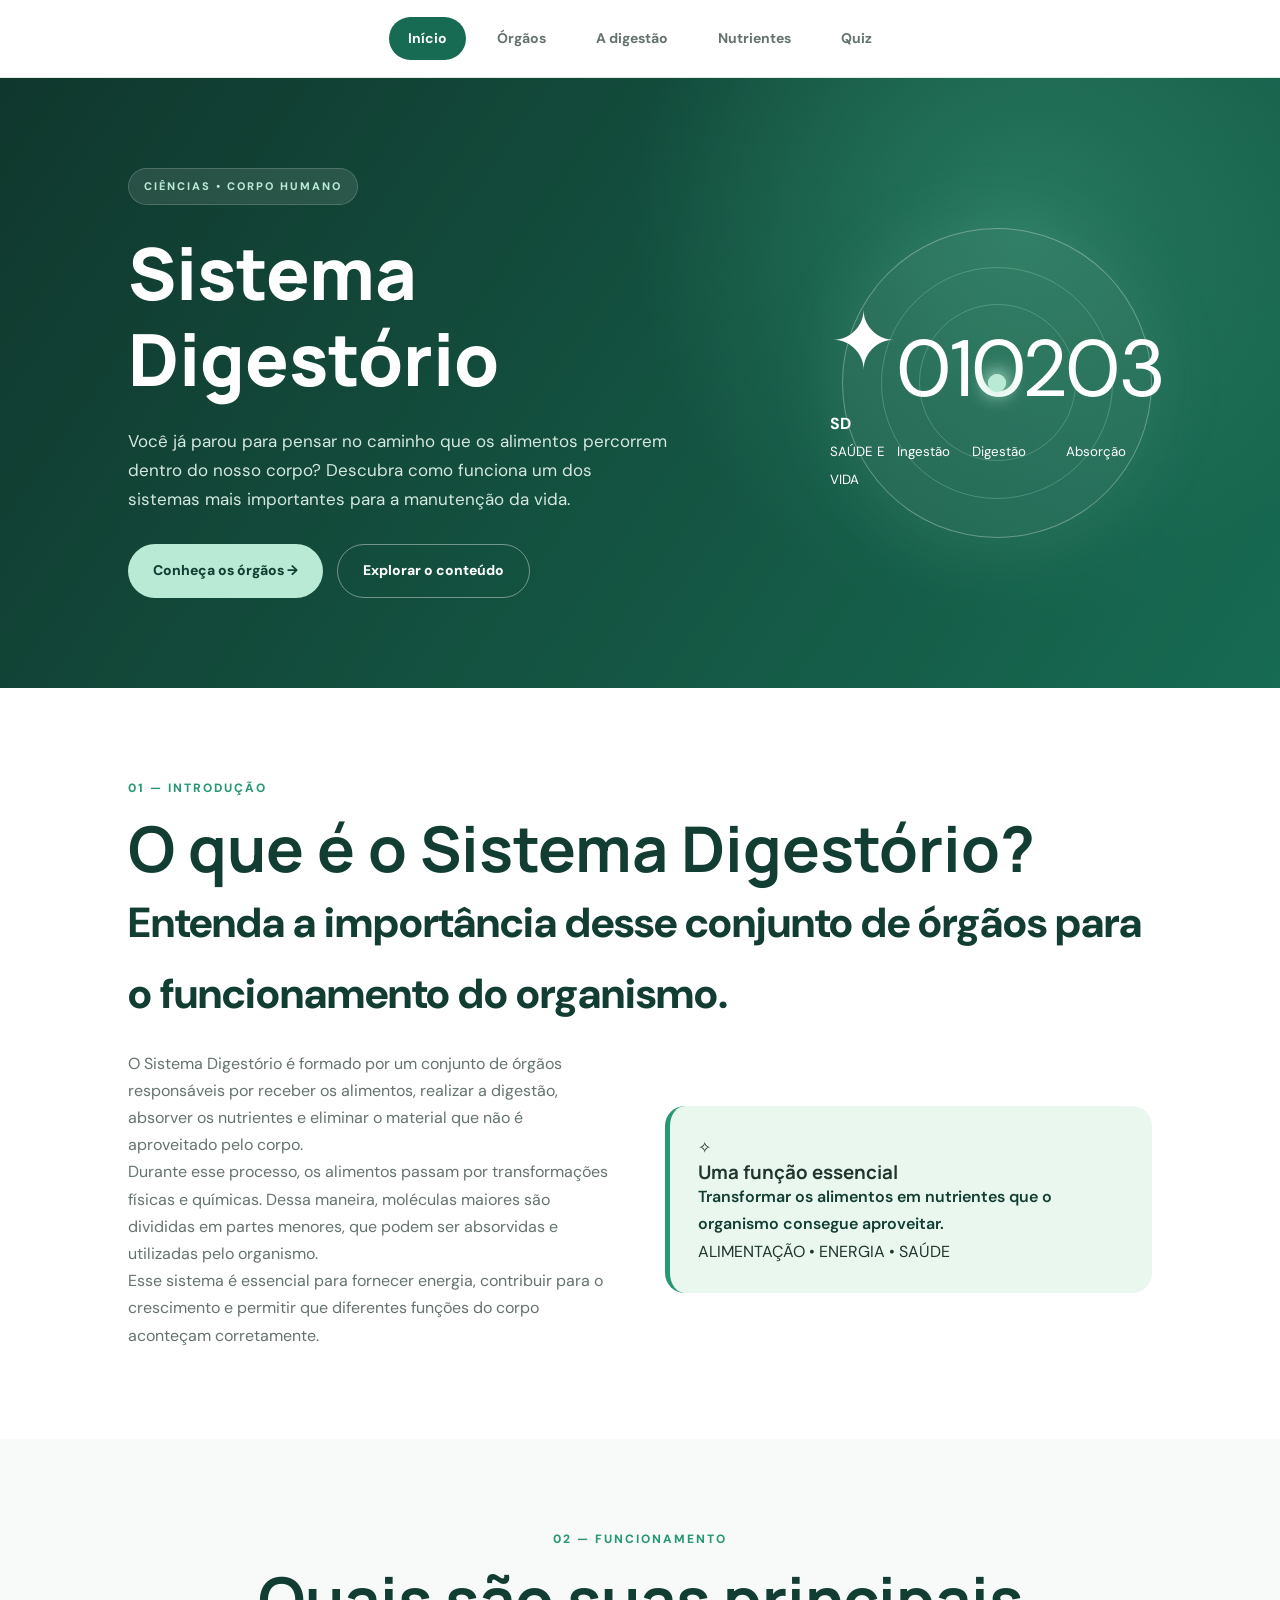
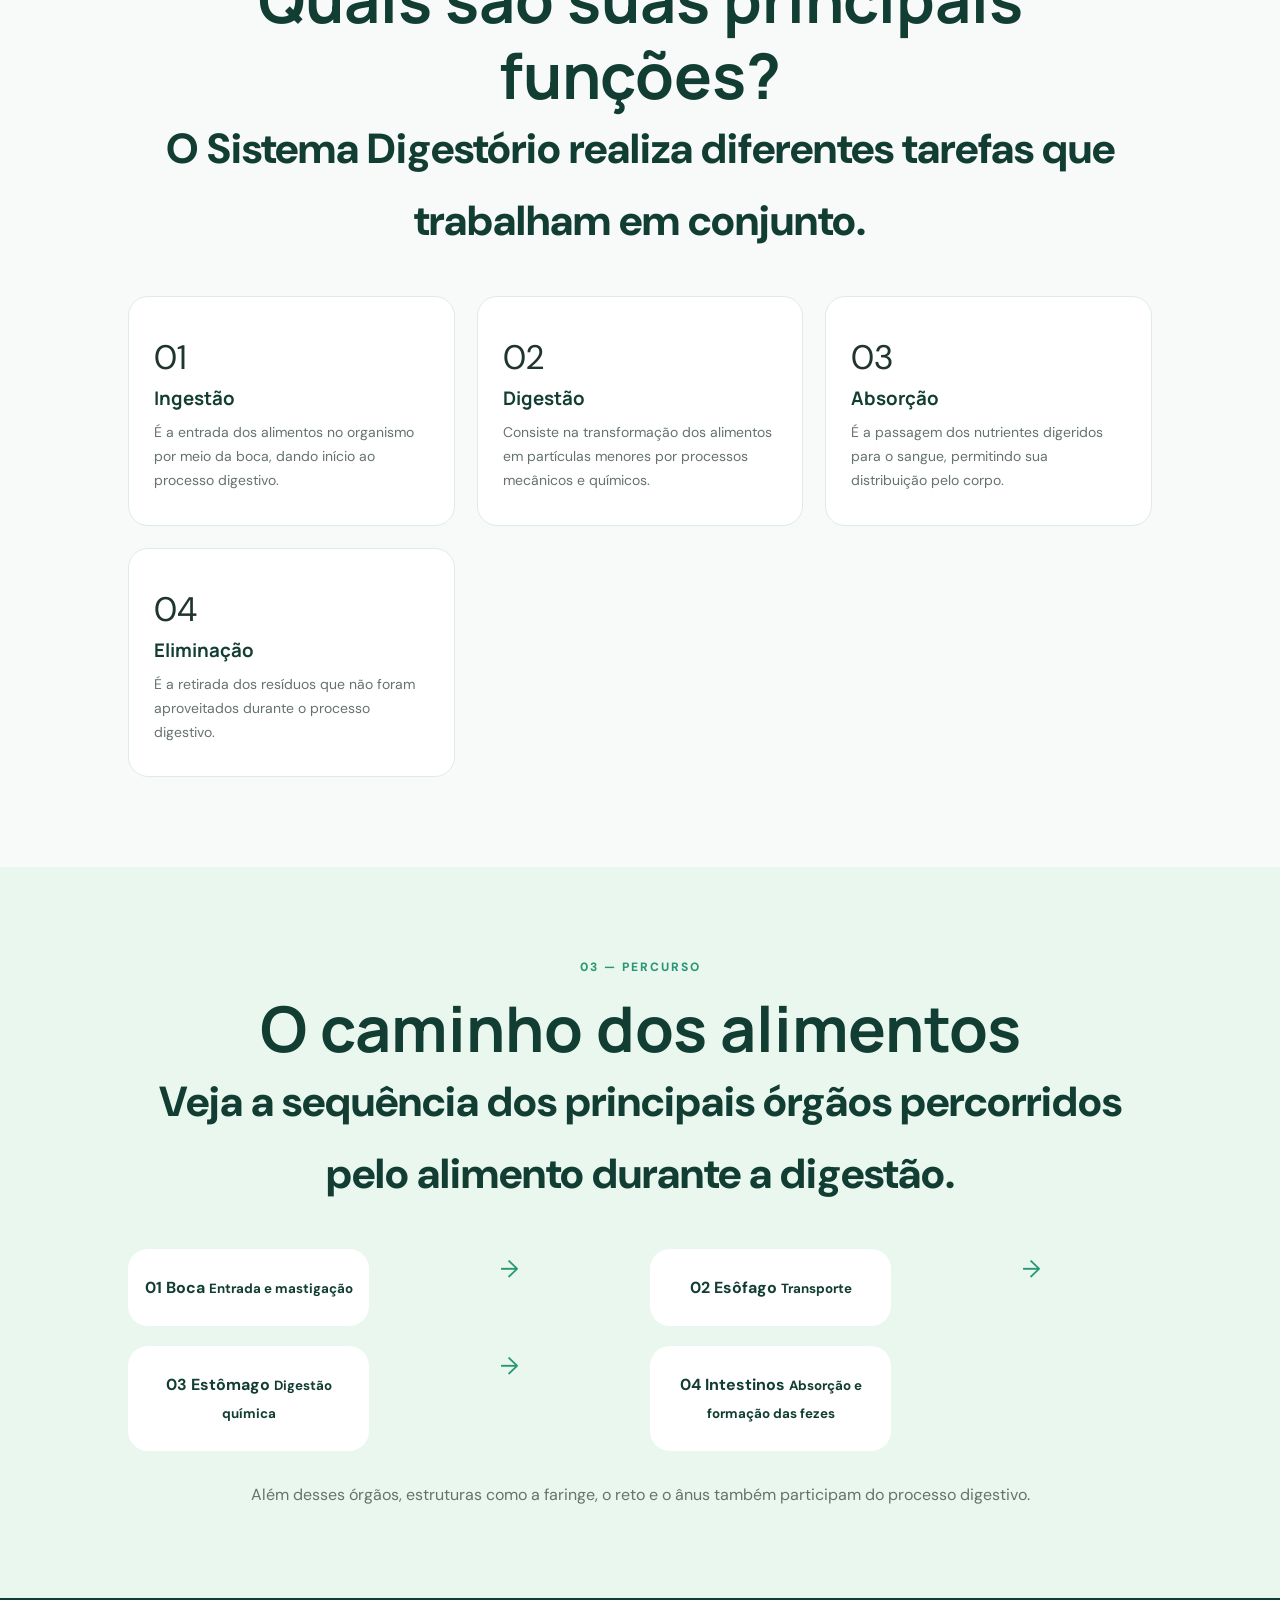
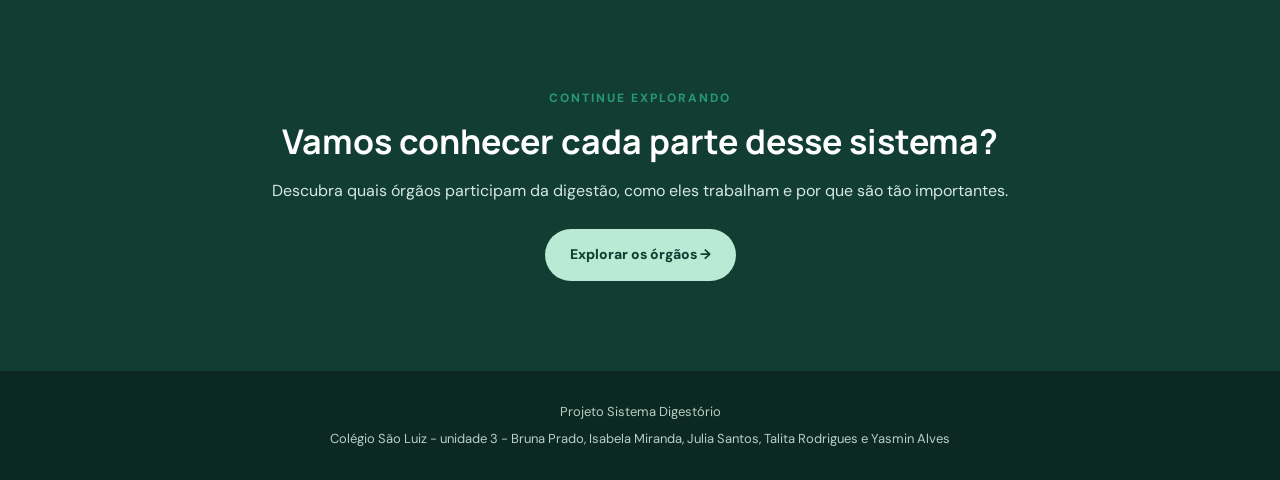
<file: index.html>
<!DOCTYPE html>
<html lang="pt-br">

<head>
    <meta charset="UTF-8">
    <meta name="viewport" content="width=device-width, initial-scale=1.0">

    <title>Sistema Digestório | Conheça o Corpo Humano</title>

    <link rel="stylesheet" href="style.css">
</head>

<body class="pagina-inicial">

    <!-- MENU DE NAVEGAÇÃO -->
    <nav class="menu">
        <a class="ativo" href="index.html">Início</a>
        <a href="orgaos.html">Órgãos</a>
        <a href="digestao.html">A digestão</a>
        <a href="nutrientes.html">Nutrientes</a>
        <a href="quiz.html">Quiz</a>
    </nav>


    <!-- APRESENTAÇÃO PRINCIPAL -->
    <header class="hero-inicio">

        <div class="hero-conteudo">

            <span class="etiqueta-hero">
                CIÊNCIAS • CORPO HUMANO
            </span>

            <h1>
                Sistema<br>
                <span>Digestório</span>
            </h1>

            <p class="descricao-hero">
                Você já parou para pensar no caminho que os alimentos
                percorrem dentro do nosso corpo? Descubra como funciona
                um dos sistemas mais importantes para a manutenção da vida.
            </p>

            <div class="botoes-hero">
                <a href="orgaos.html" class="botao-principal">
                    Conheça os órgãos →
                </a>

                <a href="#sobre" class="botao-secundario">
                    Explorar o conteúdo
                </a>
            </div>

        </div>

        <div class="hero-visual">

            <div class="orbita orbita-externa"></div>
            <div class="orbita orbita-interna"></div>

            <div class="simbolo-digestorio">
                <span>✦</span>
                <strong>SD</strong>
                <small>SAÚDE E VIDA</small>
            </div>

            <div class="elemento-flutuante elemento-1">
                <span>01</span>
                <small>Ingestão</small>
            </div>

            <div class="elemento-flutuante elemento-2">
                <span>02</span>
                <small>Digestão</small>
            </div>

            <div class="elemento-flutuante elemento-3">
                <span>03</span>
                <small>Absorção</small>
            </div>

        </div>

    </header>


    <!-- CONTEÚDO PRINCIPAL -->
    <main>

        <!-- SOBRE O SISTEMA -->
        <section class="sobre-inicio" id="sobre">

            <div class="titulo-inicio">
                <span class="numero-secao">01 — INTRODUÇÃO</span>

                <h2>O que é o Sistema Digestório?</h2>

                <p>
                    Entenda a importância desse conjunto de órgãos
                    para o funcionamento do organismo.
                </p>
            </div>

            <div class="sobre-conteudo">

                <div class="texto-sobre">
                    <p>
                        O Sistema Digestório é formado por um conjunto de
                        órgãos responsáveis por receber os alimentos,
                        realizar a digestão, absorver os nutrientes e
                        eliminar o material que não é aproveitado pelo corpo.
                    </p>

                    <p>
                        Durante esse processo, os alimentos passam por
                        transformações físicas e químicas. Dessa maneira,
                        moléculas maiores são divididas em partes menores,
                        que podem ser absorvidas e utilizadas pelo organismo.
                    </p>

                    <p>
                        Esse sistema é essencial para fornecer energia,
                        contribuir para o crescimento e permitir que
                        diferentes funções do corpo aconteçam corretamente.
                    </p>
                </div>

                <div class="destaque-sobre">
                    <span class="icone-destaque">✧</span>

                    <h3>Uma função essencial</h3>

                    <p>
                        Transformar os alimentos em nutrientes que
                        o organismo consegue aproveitar.
                    </p>

                    <span class="texto-pequeno">
                        ALIMENTAÇÃO • ENERGIA • SAÚDE
                    </span>
                </div>

            </div>

        </section>


        <!-- PRINCIPAIS FUNÇÕES -->
        <section class="funcoes-inicio">

            <div class="titulo-inicio">
                <span class="numero-secao">02 — FUNCIONAMENTO</span>

                <h2>Quais são suas principais funções?</h2>

                <p>
                    O Sistema Digestório realiza diferentes tarefas
                    que trabalham em conjunto.
                </p>
            </div>

            <div class="funcoes-grid">

                <article class="card-funcao">
                    <span class="icone-funcao">01</span>

                    <h3>Ingestão</h3>

                    <p>
                        É a entrada dos alimentos no organismo por meio
                        da boca, dando início ao processo digestivo.
                    </p>
                </article>

                <article class="card-funcao">
                    <span class="icone-funcao">02</span>

                    <h3>Digestão</h3>

                    <p>
                        Consiste na transformação dos alimentos em
                        partículas menores por processos mecânicos
                        e químicos.
                    </p>
                </article>

                <article class="card-funcao">
                    <span class="icone-funcao">03</span>

                    <h3>Absorção</h3>

                    <p>
                        É a passagem dos nutrientes digeridos para
                        o sangue, permitindo sua distribuição pelo corpo.
                    </p>
                </article>

                <article class="card-funcao">
                    <span class="icone-funcao">04</span>

                    <h3>Eliminação</h3>

                    <p>
                        É a retirada dos resíduos que não foram
                        aproveitados durante o processo digestivo.
                    </p>
                </article>

            </div>

        </section>


        <!-- CAMINHO DOS ALIMENTOS -->
        <section class="caminho-inicio">

            <div class="titulo-inicio">
                <span class="numero-secao">03 — PERCURSO</span>

                <h2>O caminho dos alimentos</h2>

                <p>
                    Veja a sequência dos principais órgãos percorridos
                    pelo alimento durante a digestão.
                </p>
            </div>

            <div class="linha-percurso">

                <div class="etapa-percurso">
                    <span>01</span>
                    <strong>Boca</strong>
                    <small>Entrada e mastigação</small>
                </div>

                <div class="seta-percurso">→</div>

                <div class="etapa-percurso">
                    <span>02</span>
                    <strong>Esôfago</strong>
                    <small>Transporte</small>
                </div>

                <div class="seta-percurso">→</div>

                <div class="etapa-percurso">
                    <span>03</span>
                    <strong>Estômago</strong>
                    <small>Digestão química</small>
                </div>

                <div class="seta-percurso">→</div>

                <div class="etapa-percurso">
                    <span>04</span>
                    <strong>Intestinos</strong>
                    <small>Absorção e formação das fezes</small>
                </div>

            </div>

            <p class="observacao-percurso">
                Além desses órgãos, estruturas como a faringe,
                o reto e o ânus também participam do processo digestivo.
            </p>

        </section>


        <!-- ENCERRAMENTO E NAVEGAÇÃO -->
        <section class="convite-inicio">

            <div>
                <span class="numero-secao">CONTINUE EXPLORANDO</span>

                <h2>Vamos conhecer cada parte desse sistema?</h2>

                <p>
                    Descubra quais órgãos participam da digestão,
                    como eles trabalham e por que são tão importantes.
                </p>
            </div>

            <a href="orgaos.html" class="botao-principal">
                Explorar os órgãos →
            </a>

        </section>

    </main>


    <!-- RODAPÉ -->
    <footer class="rodape-site">
        <p>Projeto Sistema Digestório</p>

        <p>
            Colégio São Luiz - unidade 3 -
             Bruna Prado, Isabela Miranda, Julia Santos, Talita Rodrigues e Yasmin Alves
        </p>
    </footer>

</body>
</html>
</file>
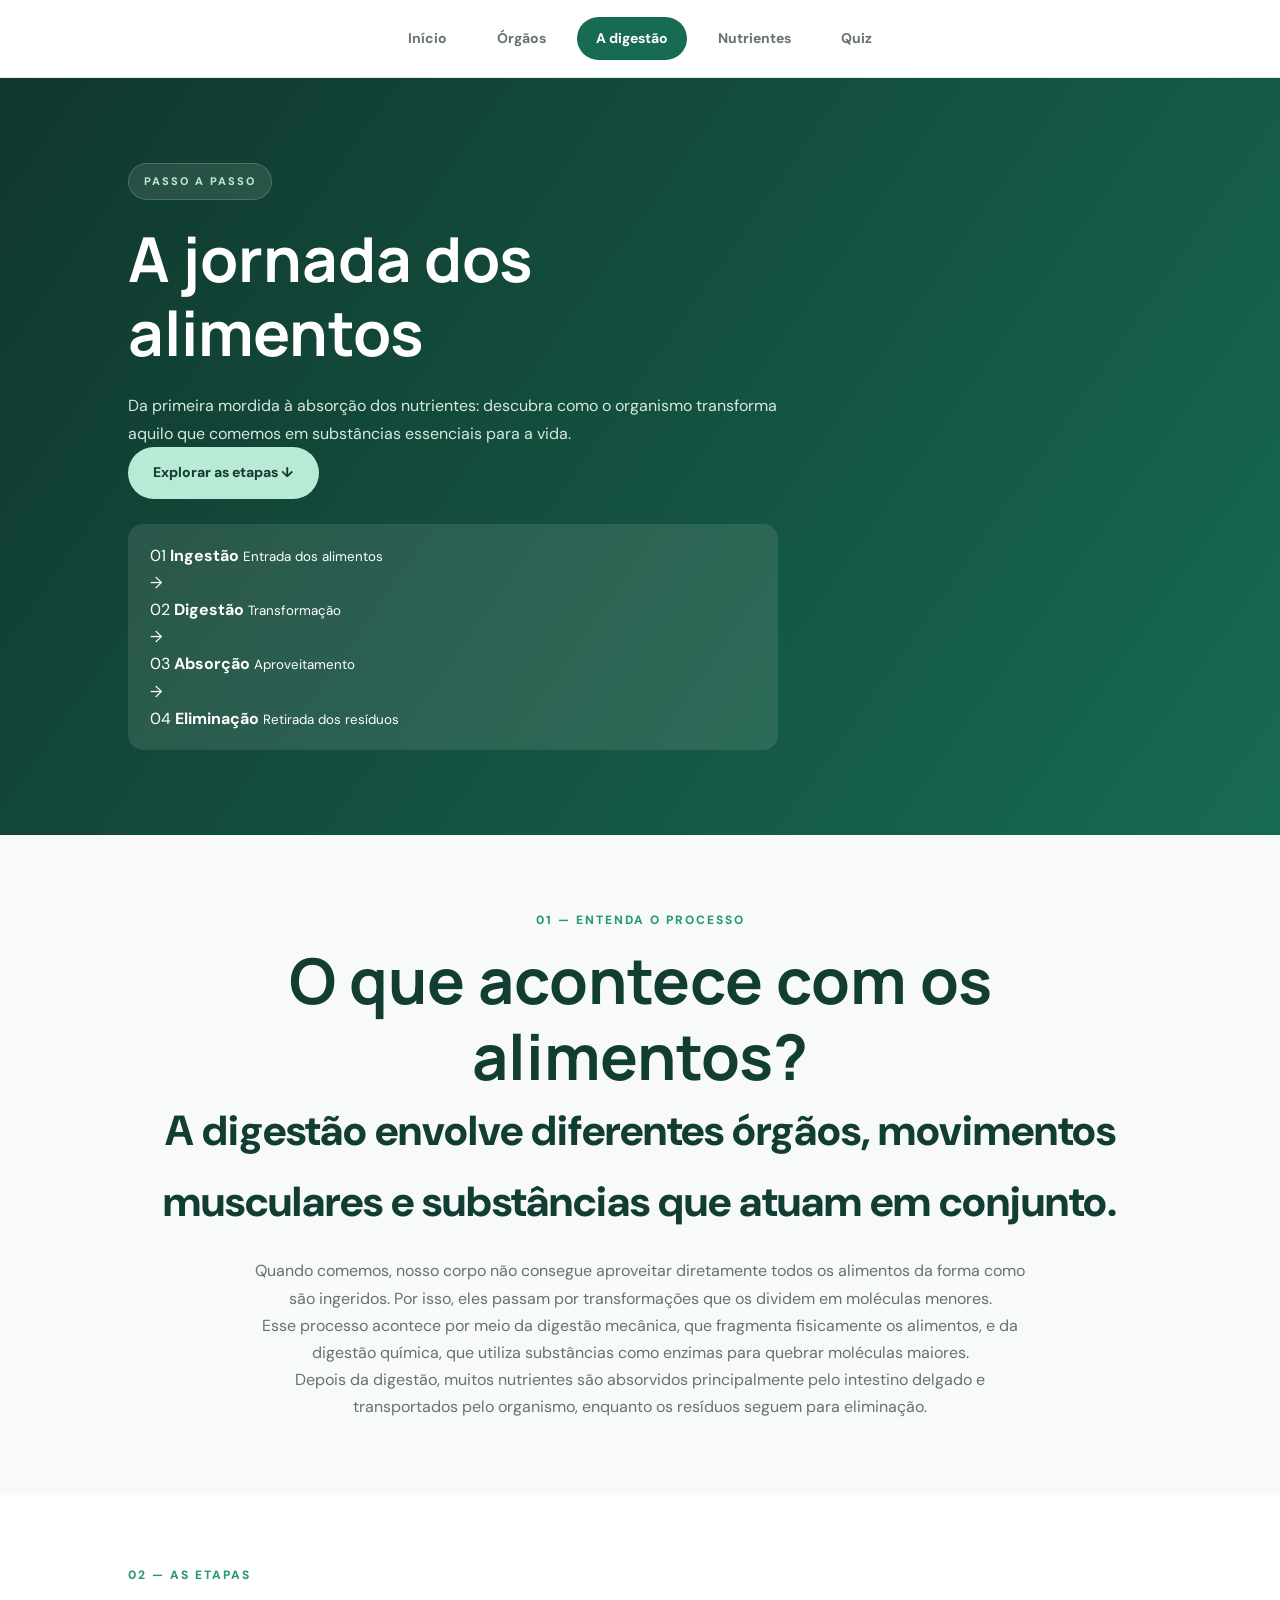
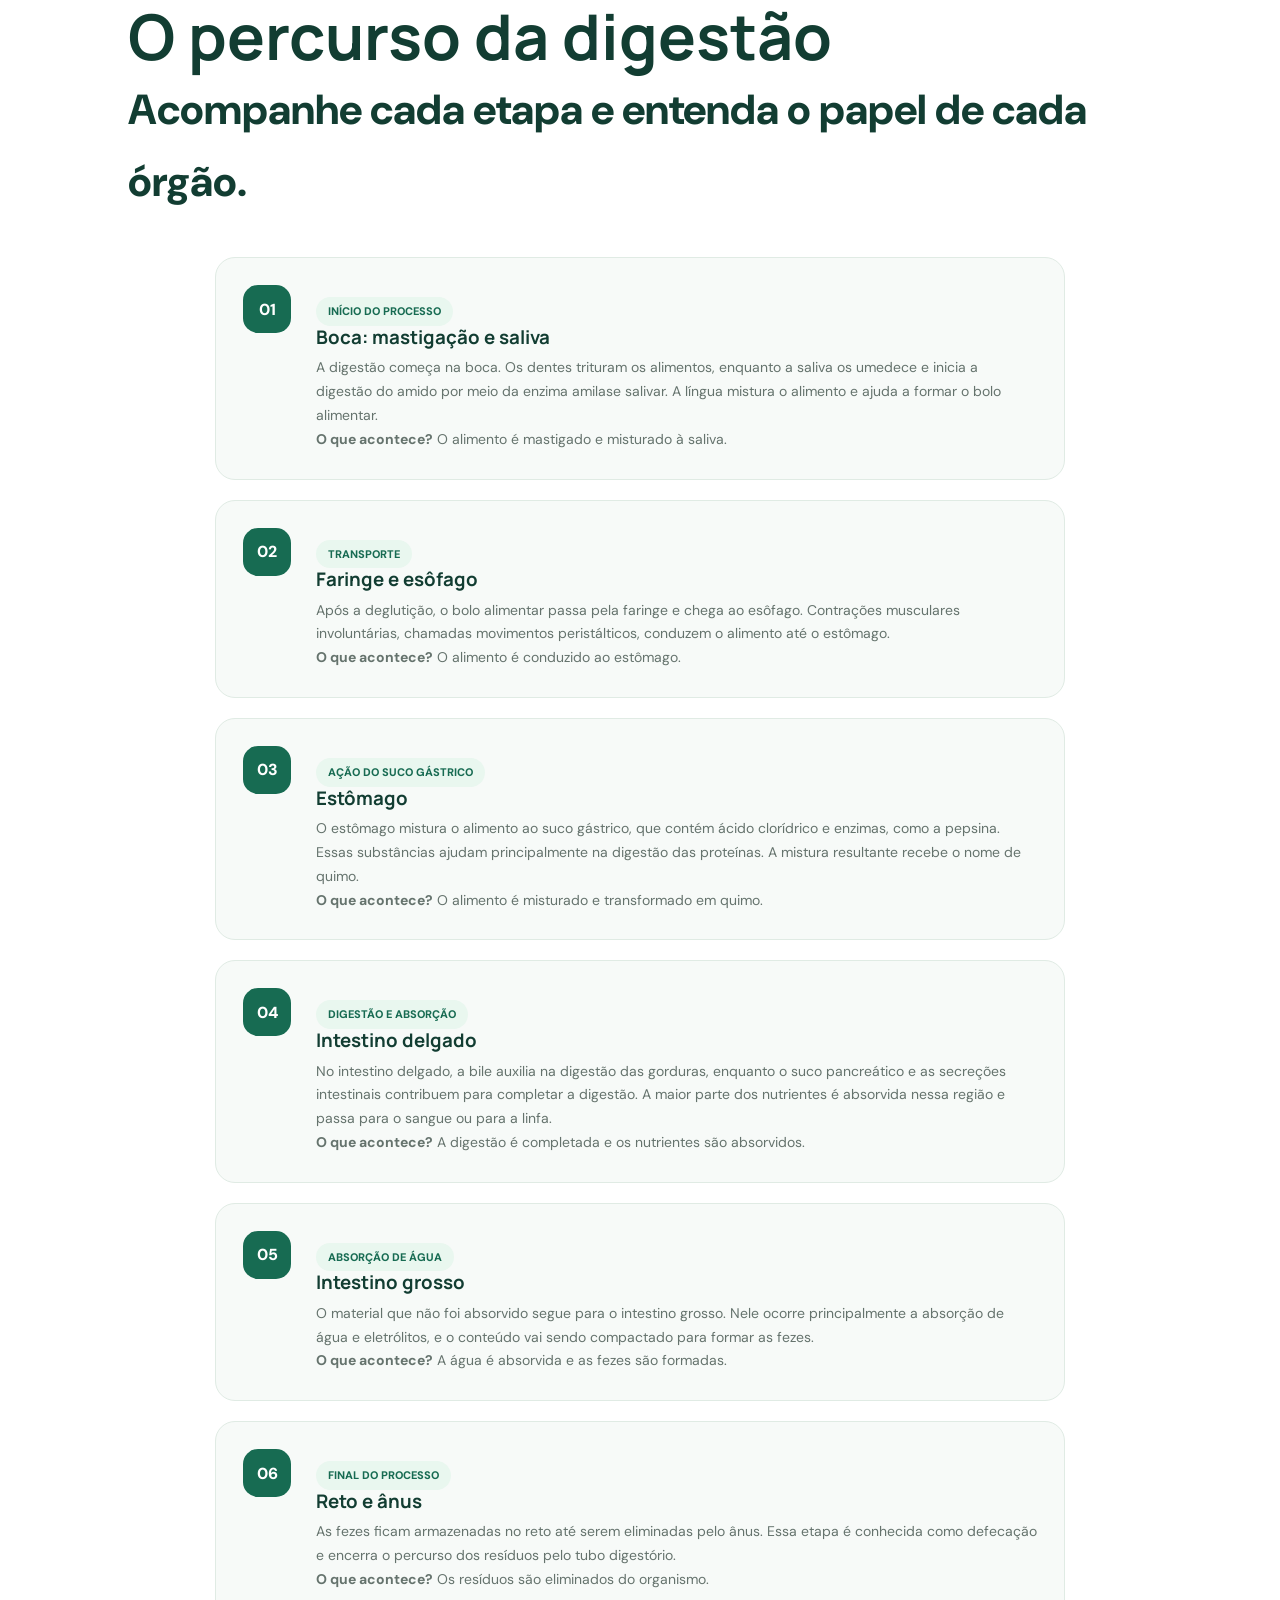
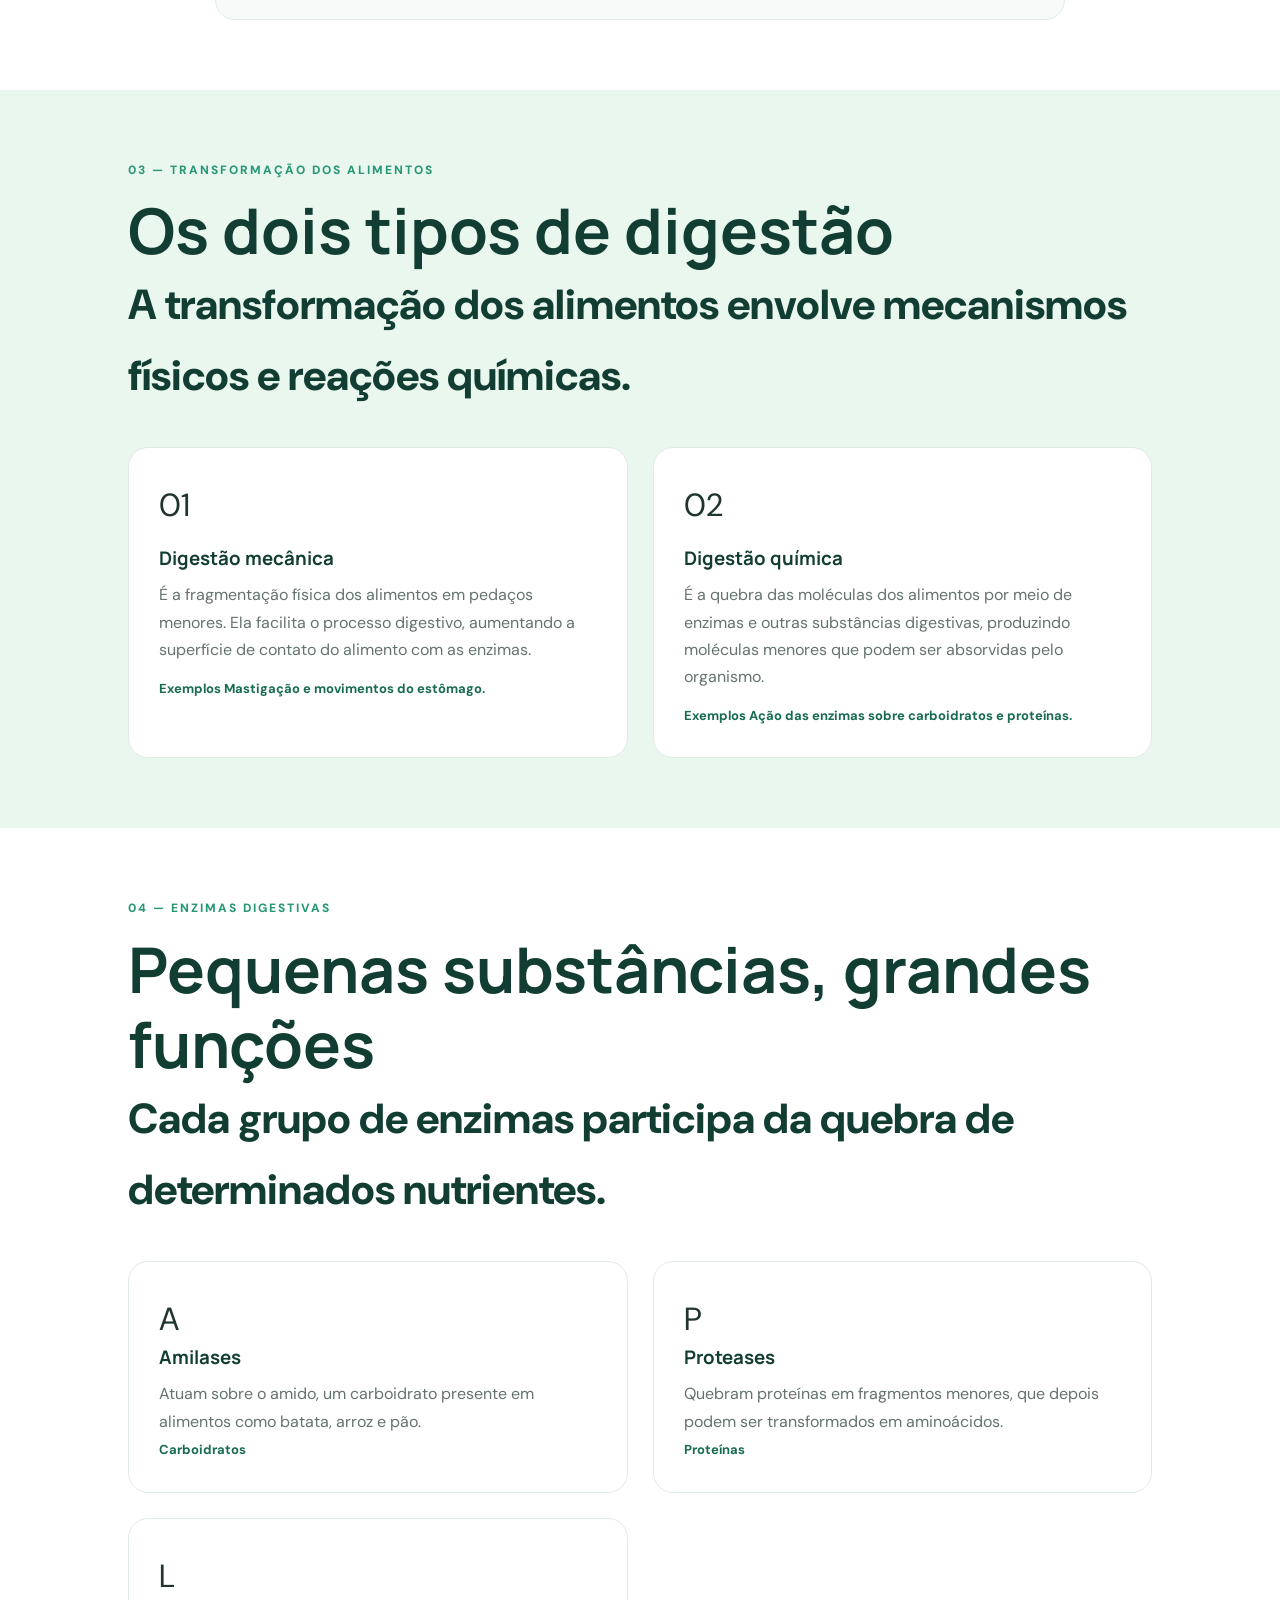
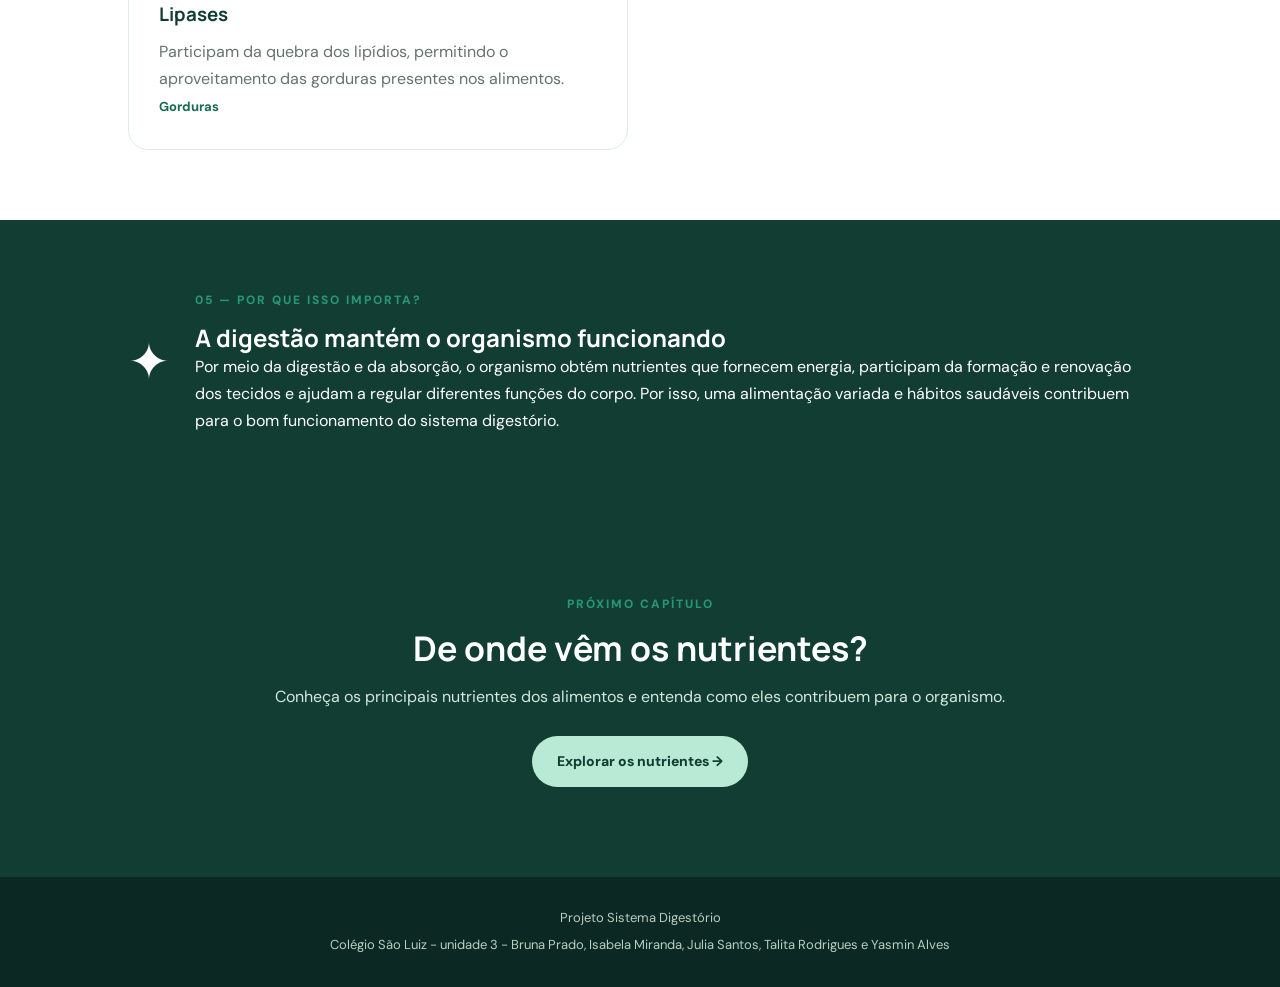
<file: digestao.html>
<!DOCTYPE html>
<html lang="pt-br">

<head>
    <meta charset="UTF-8">
    <meta name="viewport" content="width=device-width, initial-scale=1.0">

    <title>A Digestão | Sistema Digestório</title>

    <link rel="stylesheet" href="style.css">
</head>

<body class="pagina-digestao">

    <!-- MENU DE NAVEGAÇÃO -->
    <nav class="menu">
        <a href="index.html">Início</a>
        <a href="orgaos.html">Órgãos</a>
        <a class="ativo" href="digestao.html">A digestão</a>
        <a href="nutrientes.html">Nutrientes</a>
        <a href="quiz.html">Quiz</a>
    </nav>


    <!-- CABEÇALHO -->
    <header class="hero-digestao">

        <span class="etiqueta-hero">PASSO A PASSO</span>

        <h1>
            A jornada dos<br>
            <span>alimentos</span>
        </h1>

        <p>
            Da primeira mordida à absorção dos nutrientes:
            descubra como o organismo transforma aquilo que
            comemos em substâncias essenciais para a vida.
        </p>

        <a href="#etapas" class="botao-principal">
            Explorar as etapas ↓
        </a>

        <div class="resumo-processo">

            <div>
                <span>01</span>
                <strong>Ingestão</strong>
                <small>Entrada dos alimentos</small>
            </div>

            <div class="separador-processo">→</div>

            <div>
                <span>02</span>
                <strong>Digestão</strong>
                <small>Transformação</small>
            </div>

            <div class="separador-processo">→</div>

            <div>
                <span>03</span>
                <strong>Absorção</strong>
                <small>Aproveitamento</small>
            </div>

            <div class="separador-processo">→</div>

            <div>
                <span>04</span>
                <strong>Eliminação</strong>
                <small>Retirada dos resíduos</small>
            </div>

        </div>

    </header>


    <main>

        <!-- INTRODUÇÃO -->
        <section class="introducao-digestao">

            <div class="titulo-inicio">
                <span class="numero-secao">01 — ENTENDA O PROCESSO</span>

                <h2>O que acontece com os alimentos?</h2>

                <p>
                    A digestão envolve diferentes órgãos, movimentos
                    musculares e substâncias que atuam em conjunto.
                </p>
            </div>

            <div class="texto-introducao-digestao">

                <p>
                    Quando comemos, nosso corpo não consegue aproveitar
                    diretamente todos os alimentos da forma como são
                    ingeridos. Por isso, eles passam por transformações
                    que os dividem em moléculas menores.
                </p>

                <p>
                    Esse processo acontece por meio da digestão mecânica,
                    que fragmenta fisicamente os alimentos, e da digestão
                    química, que utiliza substâncias como enzimas para
                    quebrar moléculas maiores.
                </p>

                <p>
                    Depois da digestão, muitos nutrientes são absorvidos
                    principalmente pelo intestino delgado e transportados
                    pelo organismo, enquanto os resíduos seguem para
                    eliminação.
                </p>

            </div>

        </section>


        <!-- ETAPAS -->
        <section class="secao-etapas" id="etapas">

            <div class="titulo-inicio">
                <span class="numero-secao">02 — AS ETAPAS</span>

                <h2>O percurso da digestão</h2>

                <p>
                    Acompanhe cada etapa e entenda o papel de cada órgão.
                </p>
            </div>


            <div class="lista-etapas-digestao">

                <article class="etapa-digestao">
                    <div class="numero-etapa-digestao">01</div>

                    <div class="conteudo-etapa-digestao">
                        <span class="etiqueta-etapa">INÍCIO DO PROCESSO</span>

                        <h3>Boca: mastigação e saliva</h3>

                        <p>
                            A digestão começa na boca. Os dentes trituram
                            os alimentos, enquanto a saliva os umedece
                            e inicia a digestão do amido por meio da
                            enzima amilase salivar. A língua mistura
                            o alimento e ajuda a formar o bolo alimentar.
                        </p>

                        <div class="detalhe-etapa">
                            <strong>O que acontece?</strong>
                            <span>O alimento é mastigado e misturado à saliva.</span>
                        </div>
                    </div>
                </article>


                <article class="etapa-digestao">
                    <div class="numero-etapa-digestao">02</div>

                    <div class="conteudo-etapa-digestao">
                        <span class="etiqueta-etapa">TRANSPORTE</span>

                        <h3>Faringe e esôfago</h3>

                        <p>
                            Após a deglutição, o bolo alimentar passa
                            pela faringe e chega ao esôfago. Contrações
                            musculares involuntárias, chamadas movimentos
                            peristálticos, conduzem o alimento até o estômago.
                        </p>

                        <div class="detalhe-etapa">
                            <strong>O que acontece?</strong>
                            <span>O alimento é conduzido ao estômago.</span>
                        </div>
                    </div>
                </article>


                <article class="etapa-digestao">
                    <div class="numero-etapa-digestao">03</div>

                    <div class="conteudo-etapa-digestao">
                        <span class="etiqueta-etapa">AÇÃO DO SUCO GÁSTRICO</span>

                        <h3>Estômago</h3>

                        <p>
                            O estômago mistura o alimento ao suco gástrico,
                            que contém ácido clorídrico e enzimas, como
                            a pepsina. Essas substâncias ajudam principalmente
                            na digestão das proteínas. A mistura resultante
                            recebe o nome de quimo.
                        </p>

                        <div class="detalhe-etapa">
                            <strong>O que acontece?</strong>
                            <span>O alimento é misturado e transformado em quimo.</span>
                        </div>
                    </div>
                </article>


                <article class="etapa-digestao">
                    <div class="numero-etapa-digestao">04</div>

                    <div class="conteudo-etapa-digestao">
                        <span class="etiqueta-etapa">DIGESTÃO E ABSORÇÃO</span>

                        <h3>Intestino delgado</h3>

                        <p>
                            No intestino delgado, a bile auxilia na digestão
                            das gorduras, enquanto o suco pancreático e as
                            secreções intestinais contribuem para completar
                            a digestão. A maior parte dos nutrientes é
                            absorvida nessa região e passa para o sangue
                            ou para a linfa.
                        </p>

                        <div class="detalhe-etapa">
                            <strong>O que acontece?</strong>
                            <span>A digestão é completada e os nutrientes são absorvidos.</span>
                        </div>
                    </div>
                </article>


                <article class="etapa-digestao">
                    <div class="numero-etapa-digestao">05</div>

                    <div class="conteudo-etapa-digestao">
                        <span class="etiqueta-etapa">ABSORÇÃO DE ÁGUA</span>

                        <h3>Intestino grosso</h3>

                        <p>
                            O material que não foi absorvido segue para
                            o intestino grosso. Nele ocorre principalmente
                            a absorção de água e eletrólitos, e o conteúdo
                            vai sendo compactado para formar as fezes.
                        </p>

                        <div class="detalhe-etapa">
                            <strong>O que acontece?</strong>
                            <span>A água é absorvida e as fezes são formadas.</span>
                        </div>
                    </div>
                </article>


                <article class="etapa-digestao">
                    <div class="numero-etapa-digestao">06</div>

                    <div class="conteudo-etapa-digestao">
                        <span class="etiqueta-etapa">FINAL DO PROCESSO</span>

                        <h3>Reto e ânus</h3>

                        <p>
                            As fezes ficam armazenadas no reto até serem
                            eliminadas pelo ânus. Essa etapa é conhecida
                            como defecação e encerra o percurso dos resíduos
                            pelo tubo digestório.
                        </p>

                        <div class="detalhe-etapa">
                            <strong>O que acontece?</strong>
                            <span>Os resíduos são eliminados do organismo.</span>
                        </div>
                    </div>
                </article>

            </div>

        </section>


        <!-- TIPOS DE DIGESTÃO -->
        <section class="tipos-digestao">

            <div class="titulo-inicio">
                <span class="numero-secao">03 — TRANSFORMAÇÃO DOS ALIMENTOS</span>

                <h2>Os dois tipos de digestão</h2>

                <p>
                    A transformação dos alimentos envolve mecanismos
                    físicos e reações químicas.
                </p>
            </div>

            <div class="grid-tipos-digestao">

                <article class="card-tipo-digestao">
                    <div class="simbolo-tipo-digestao">01</div>

                    <h3>Digestão mecânica</h3>

                    <p>
                        É a fragmentação física dos alimentos em pedaços
                        menores. Ela facilita o processo digestivo,
                        aumentando a superfície de contato do alimento
                        com as enzimas.
                    </p>

                    <div class="exemplo-digestao">
                        <strong>Exemplos</strong>
                        <span>Mastigação e movimentos do estômago.</span>
                    </div>
                </article>

                <article class="card-tipo-digestao">
                    <div class="simbolo-tipo-digestao">02</div>

                    <h3>Digestão química</h3>

                    <p>
                        É a quebra das moléculas dos alimentos por meio
                        de enzimas e outras substâncias digestivas,
                        produzindo moléculas menores que podem ser
                        absorvidas pelo organismo.
                    </p>

                    <div class="exemplo-digestao">
                        <strong>Exemplos</strong>
                        <span>Ação das enzimas sobre carboidratos e proteínas.</span>
                    </div>
                </article>

            </div>

        </section>


        <!-- ENZIMAS -->
        <section class="secao-enzimas">

            <div class="titulo-inicio">
                <span class="numero-secao">04 — ENZIMAS DIGESTIVAS</span>

                <h2>Pequenas substâncias, grandes funções</h2>

                <p>
                    Cada grupo de enzimas participa da quebra
                    de determinados nutrientes.
                </p>
            </div>

            <div class="grid-enzimas-digestao">

                <article class="card-enzima-digestao">
                    <span class="letra-enzima-digestao">A</span>

                    <h3>Amilases</h3>

                    <p>
                        Atuam sobre o amido, um carboidrato presente
                        em alimentos como batata, arroz e pão.
                    </p>

                    <span class="alvo-enzima">Carboidratos</span>
                </article>

                <article class="card-enzima-digestao">
                    <span class="letra-enzima-digestao">P</span>

                    <h3>Proteases</h3>

                    <p>
                        Quebram proteínas em fragmentos menores,
                        que depois podem ser transformados em aminoácidos.
                    </p>

                    <span class="alvo-enzima">Proteínas</span>
                </article>

                <article class="card-enzima-digestao">
                    <span class="letra-enzima-digestao">L</span>

                    <h3>Lipases</h3>

                    <p>
                        Participam da quebra dos lipídios,
                        permitindo o aproveitamento das gorduras
                        presentes nos alimentos.
                    </p>

                    <span class="alvo-enzima">Gorduras</span>
                </article>

            </div>

        </section>


        <!-- IMPORTÂNCIA -->
        <section class="importancia-digestao">

            <div class="simbolo-importancia-digestao">✦</div>

            <div>
                <span class="numero-secao">05 — POR QUE ISSO IMPORTA?</span>

                <h2>A digestão mantém o organismo funcionando</h2>

                <p>
                    Por meio da digestão e da absorção, o organismo obtém
                    nutrientes que fornecem energia, participam da formação
                    e renovação dos tecidos e ajudam a regular diferentes
                    funções do corpo. Por isso, uma alimentação variada
                    e hábitos saudáveis contribuem para o bom funcionamento
                    do sistema digestório.
                </p>
            </div>

        </section>


        <!-- PRÓXIMA PÁGINA -->
        <section class="convite-inicio">

            <div>
                <span class="numero-secao">PRÓXIMO CAPÍTULO</span>

                <h2>De onde vêm os nutrientes?</h2>

                <p>
                    Conheça os principais nutrientes dos alimentos
                    e entenda como eles contribuem para o organismo.
                </p>
            </div>

            <a href="nutrientes.html" class="botao-principal">
                Explorar os nutrientes →
            </a>

        </section>

    </main>


    <!-- RODAPÉ -->
    <footer class="rodape-site">
        <p>Projeto Sistema Digestório</p>

        <p>
            Colégio São Luiz - unidade 3 -
            Bruna Prado, Isabela Miranda, Julia Santos, Talita Rodrigues e Yasmin Alves
        </p>
    </footer>

</body>
</html>
</file>
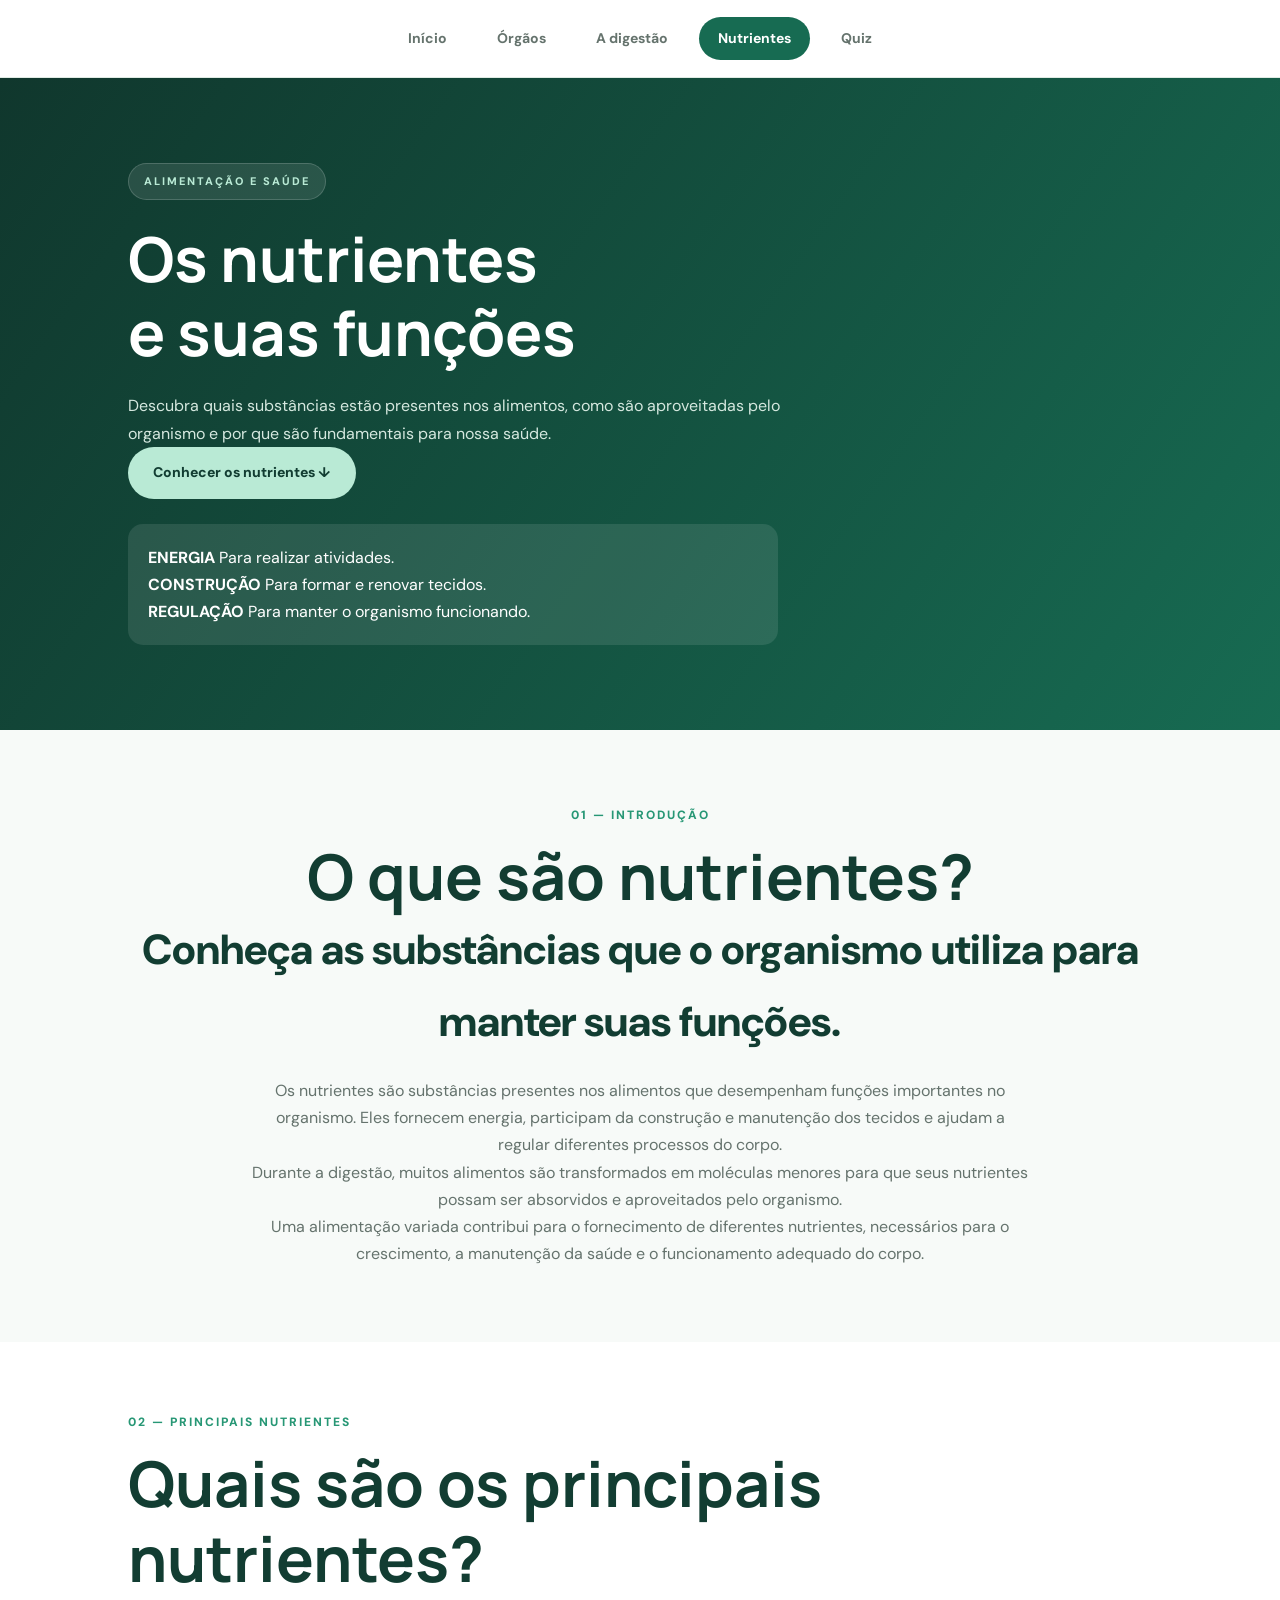
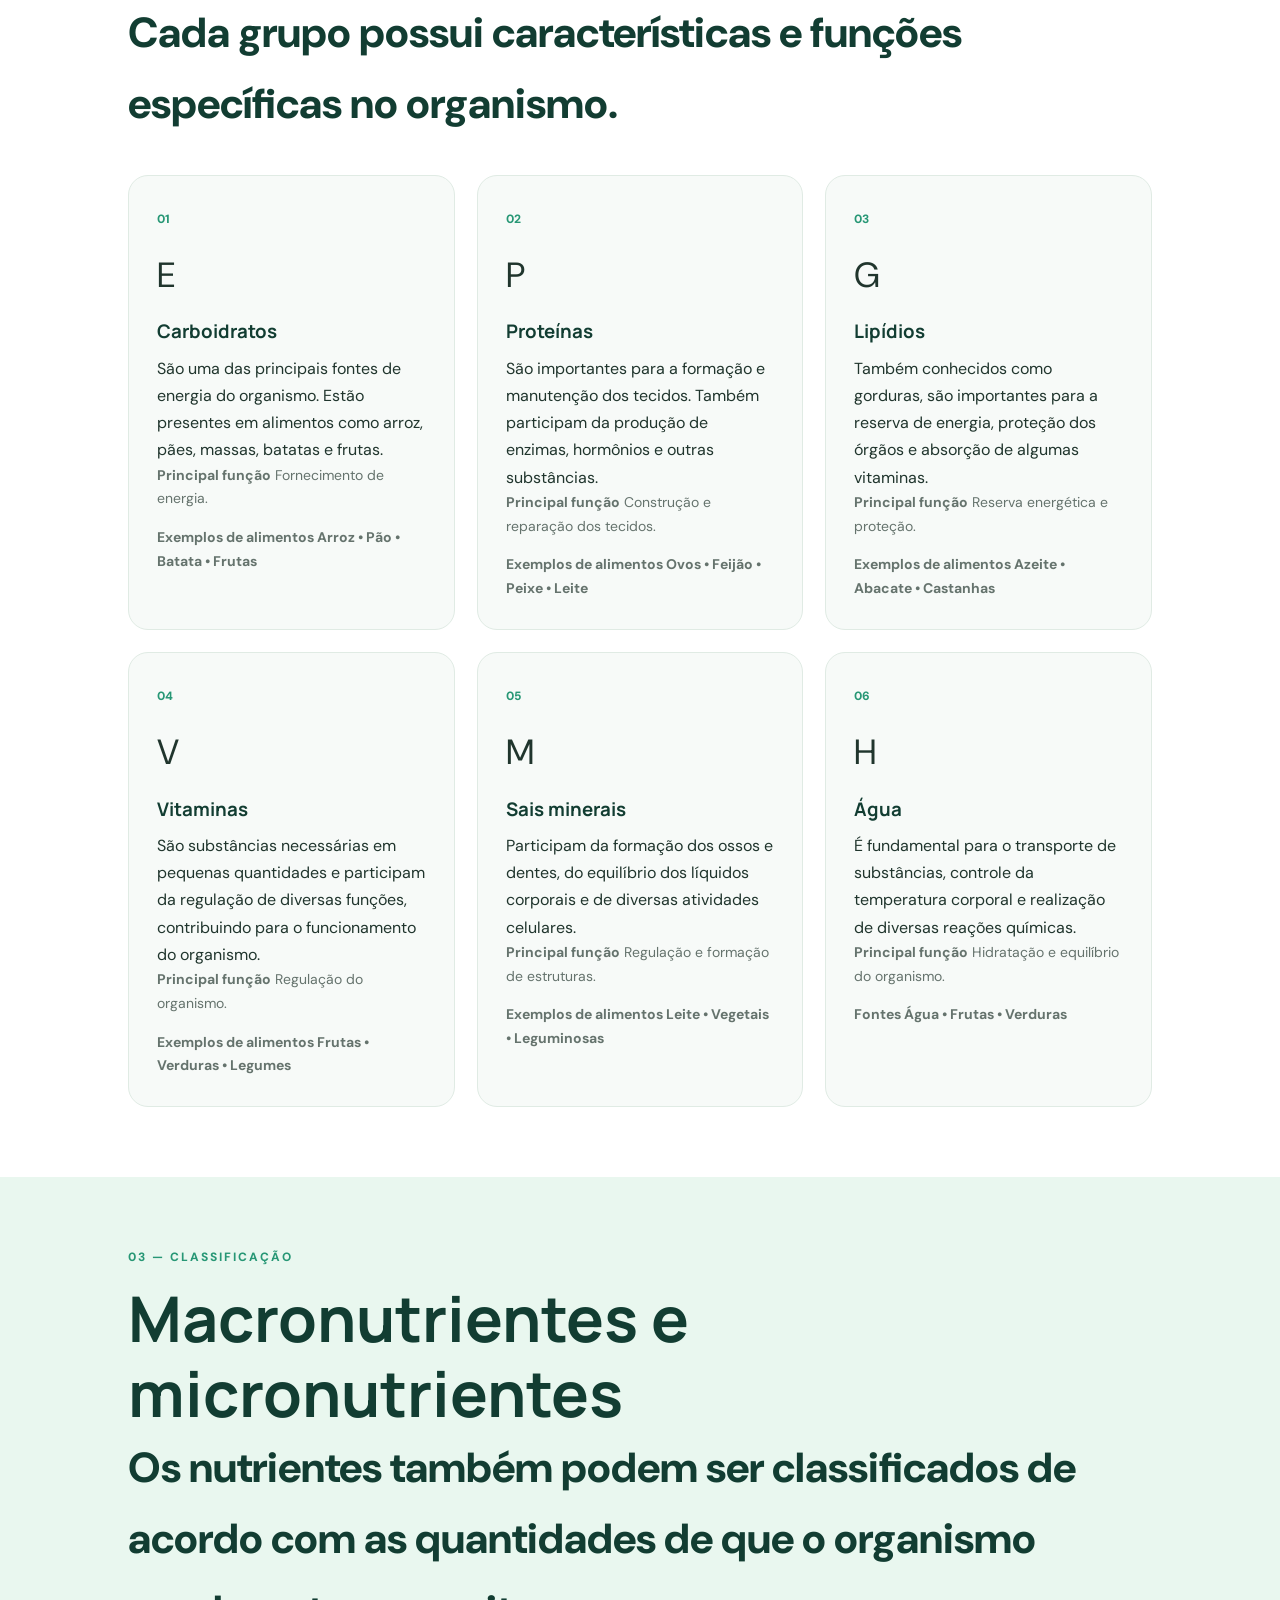
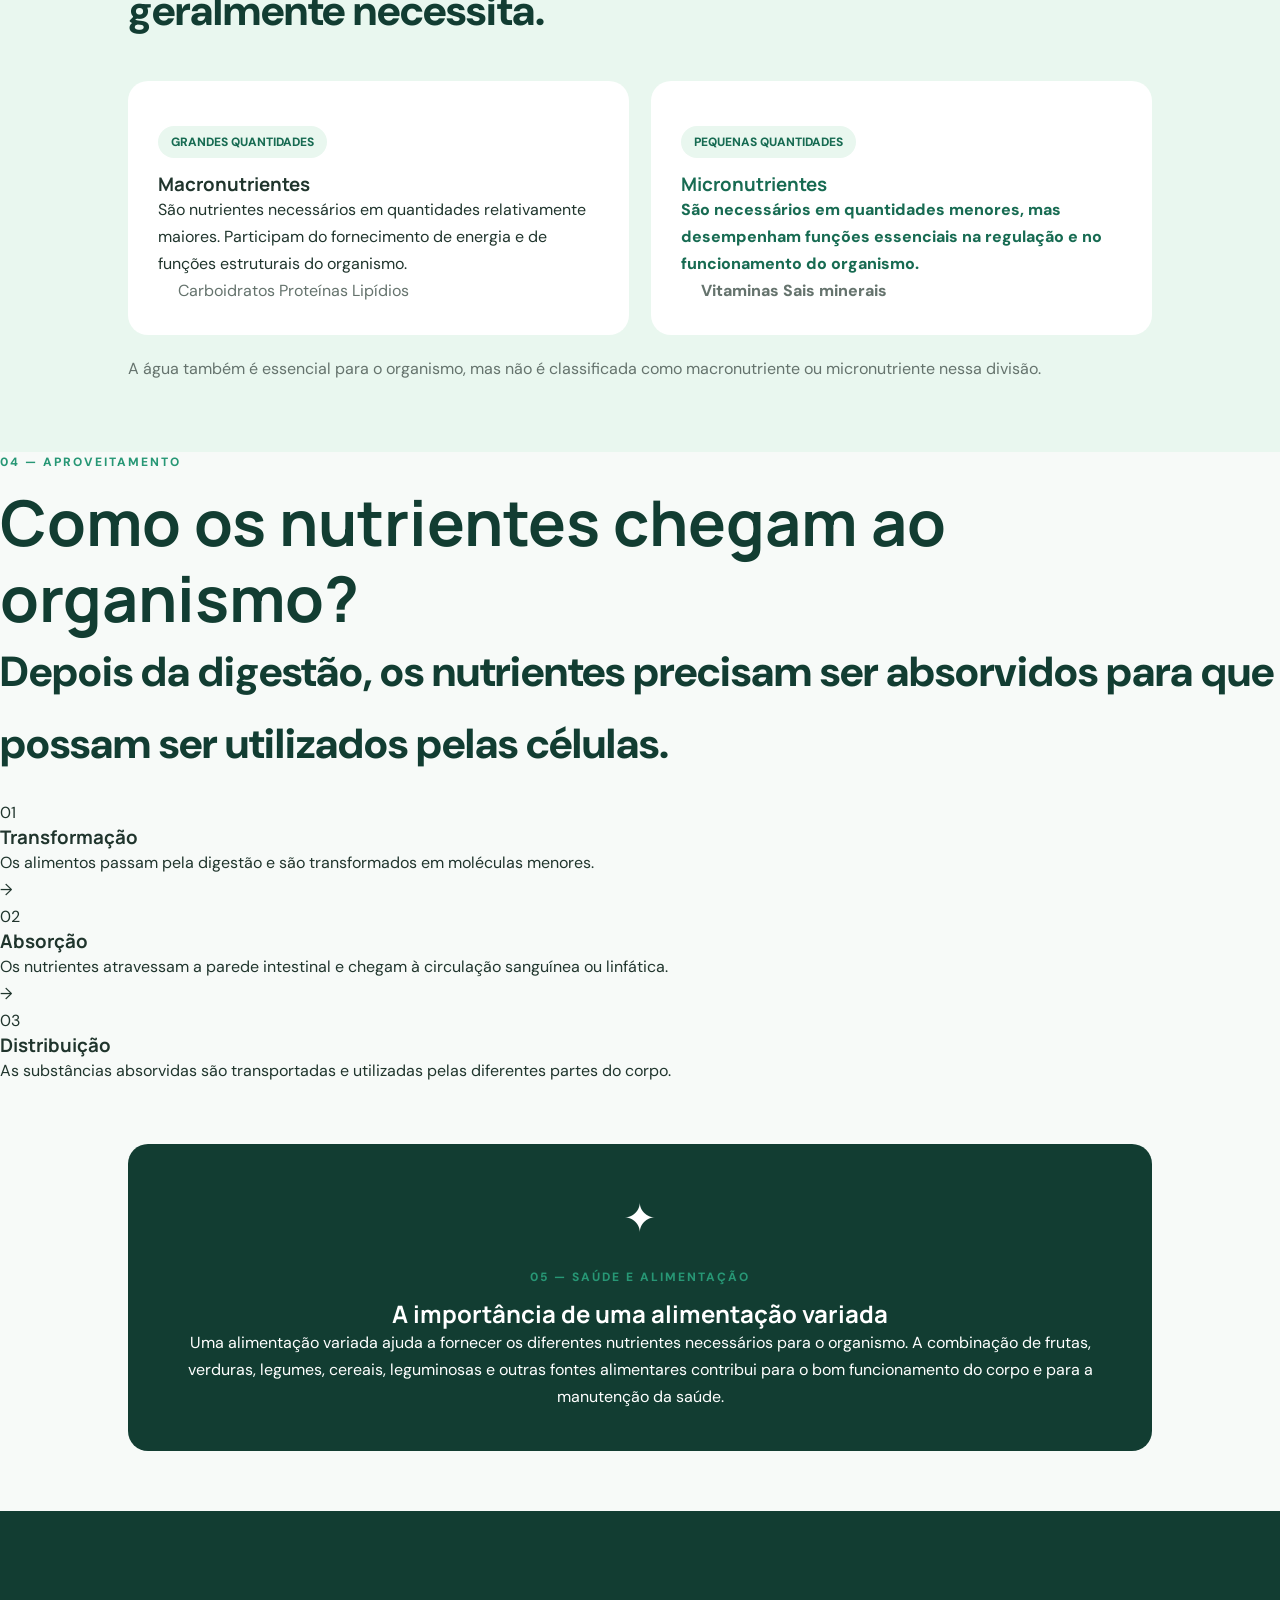
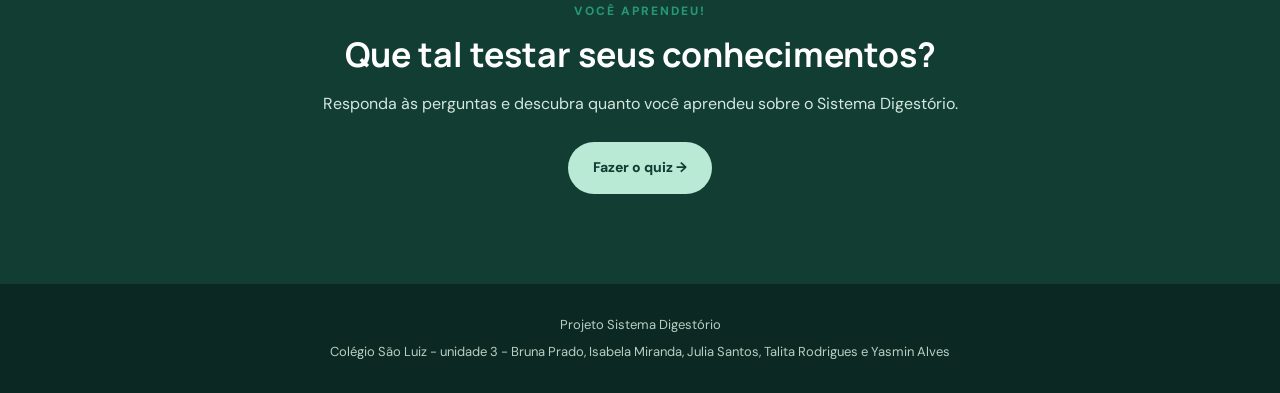
<file: nutrientes.html>
<!DOCTYPE html>
<html lang="pt-br">

<head>
    <meta charset="UTF-8">
    <meta name="viewport" content="width=device-width, initial-scale=1.0">

    <title>Nutrientes | Sistema Digestório</title>

    <link rel="stylesheet" href="style.css">
</head>

<body class="pagina-nutrientes">

    <!-- MENU DE NAVEGAÇÃO -->
    <nav class="menu">
        <a href="index.html">Início</a>
        <a href="orgaos.html">Órgãos</a>
        <a href="digestao.html">A digestão</a>
        <a class="ativo" href="nutrientes.html">Nutrientes</a>
        <a href="quiz.html">Quiz</a>
    </nav>


    <!-- CABEÇALHO -->
    <header class="hero-nutrientes">

        <span class="etiqueta-hero">ALIMENTAÇÃO E SAÚDE</span>

        <h1>
            Os nutrientes<br>
            <span>e suas funções</span>
        </h1>

        <p>
            Descubra quais substâncias estão presentes nos alimentos,
            como são aproveitadas pelo organismo e por que são
            fundamentais para nossa saúde.
        </p>

        <a href="#principais-nutrientes" class="botao-principal">
            Conhecer os nutrientes ↓
        </a>

        <div class="destaque-nutrientes">
            <div>
                <strong>ENERGIA</strong>
                <span>Para realizar atividades.</span>
            </div>

            <div>
                <strong>CONSTRUÇÃO</strong>
                <span>Para formar e renovar tecidos.</span>
            </div>

            <div>
                <strong>REGULAÇÃO</strong>
                <span>Para manter o organismo funcionando.</span>
            </div>
        </div>

    </header>


    <main>

        <!-- INTRODUÇÃO -->
        <section class="introducao-nutrientes">

            <div class="titulo-inicio">
                <span class="numero-secao">01 — INTRODUÇÃO</span>

                <h2>O que são nutrientes?</h2>

                <p>
                    Conheça as substâncias que o organismo utiliza
                    para manter suas funções.
                </p>
            </div>

            <div class="texto-introducao-nutrientes">

                <p>
                    Os nutrientes são substâncias presentes nos alimentos
                    que desempenham funções importantes no organismo.
                    Eles fornecem energia, participam da construção e
                    manutenção dos tecidos e ajudam a regular diferentes
                    processos do corpo.
                </p>

                <p>
                    Durante a digestão, muitos alimentos são transformados
                    em moléculas menores para que seus nutrientes possam
                    ser absorvidos e aproveitados pelo organismo.
                </p>

                <p>
                    Uma alimentação variada contribui para o fornecimento
                    de diferentes nutrientes, necessários para o crescimento,
                    a manutenção da saúde e o funcionamento adequado do corpo.
                </p>

            </div>

        </section>


        <!-- PRINCIPAIS NUTRIENTES -->
        <section class="secao-nutrientes" id="principais-nutrientes">

            <div class="titulo-inicio">
                <span class="numero-secao">02 — PRINCIPAIS NUTRIENTES</span>

                <h2>Quais são os principais nutrientes?</h2>

                <p>
                    Cada grupo possui características e funções
                    específicas no organismo.
                </p>
            </div>


            <div class="grid-nutrientes">

                <article class="card-nutriente">

                    <span class="numero-nutriente">01</span>

                    <div class="simbolo-nutriente">E</div>

                    <h3>Carboidratos</h3>

                    <p>
                        São uma das principais fontes de energia do organismo.
                        Estão presentes em alimentos como arroz, pães,
                        massas, batatas e frutas.
                    </p>

                    <div class="funcao-nutriente">
                        <strong>Principal função</strong>
                        <span>Fornecimento de energia.</span>
                    </div>

                    <div class="exemplos-nutriente">
                        <strong>Exemplos de alimentos</strong>
                        <span>Arroz • Pão • Batata • Frutas</span>
                    </div>

                </article>


                <article class="card-nutriente">

                    <span class="numero-nutriente">02</span>

                    <div class="simbolo-nutriente">P</div>

                    <h3>Proteínas</h3>

                    <p>
                        São importantes para a formação e manutenção
                        dos tecidos. Também participam da produção
                        de enzimas, hormônios e outras substâncias.
                    </p>

                    <div class="funcao-nutriente">
                        <strong>Principal função</strong>
                        <span>Construção e reparação dos tecidos.</span>
                    </div>

                    <div class="exemplos-nutriente">
                        <strong>Exemplos de alimentos</strong>
                        <span>Ovos • Feijão • Peixe • Leite</span>
                    </div>

                </article>


                <article class="card-nutriente">

                    <span class="numero-nutriente">03</span>

                    <div class="simbolo-nutriente">G</div>

                    <h3>Lipídios</h3>

                    <p>
                        Também conhecidos como gorduras, são importantes
                        para a reserva de energia, proteção dos órgãos
                        e absorção de algumas vitaminas.
                    </p>

                    <div class="funcao-nutriente">
                        <strong>Principal função</strong>
                        <span>Reserva energética e proteção.</span>
                    </div>

                    <div class="exemplos-nutriente">
                        <strong>Exemplos de alimentos</strong>
                        <span>Azeite • Abacate • Castanhas</span>
                    </div>

                </article>


                <article class="card-nutriente">

                    <span class="numero-nutriente">04</span>

                    <div class="simbolo-nutriente">V</div>

                    <h3>Vitaminas</h3>

                    <p>
                        São substâncias necessárias em pequenas quantidades
                        e participam da regulação de diversas funções,
                        contribuindo para o funcionamento do organismo.
                    </p>

                    <div class="funcao-nutriente">
                        <strong>Principal função</strong>
                        <span>Regulação do organismo.</span>
                    </div>

                    <div class="exemplos-nutriente">
                        <strong>Exemplos de alimentos</strong>
                        <span>Frutas • Verduras • Legumes</span>
                    </div>

                </article>


                <article class="card-nutriente">

                    <span class="numero-nutriente">05</span>

                    <div class="simbolo-nutriente">M</div>

                    <h3>Sais minerais</h3>

                    <p>
                        Participam da formação dos ossos e dentes,
                        do equilíbrio dos líquidos corporais e de
                        diversas atividades celulares.
                    </p>

                    <div class="funcao-nutriente">
                        <strong>Principal função</strong>
                        <span>Regulação e formação de estruturas.</span>
                    </div>

                    <div class="exemplos-nutriente">
                        <strong>Exemplos de alimentos</strong>
                        <span>Leite • Vegetais • Leguminosas</span>
                    </div>

                </article>


                <article class="card-nutriente">

                    <span class="numero-nutriente">06</span>

                    <div class="simbolo-nutriente">H</div>

                    <h3>Água</h3>

                    <p>
                        É fundamental para o transporte de substâncias,
                        controle da temperatura corporal e realização
                        de diversas reações químicas.
                    </p>

                    <div class="funcao-nutriente">
                        <strong>Principal função</strong>
                        <span>Hidratação e equilíbrio do organismo.</span>
                    </div>

                    <div class="exemplos-nutriente">
                        <strong>Fontes</strong>
                        <span>Água • Frutas • Verduras</span>
                    </div>

                </article>

            </div>

        </section>


        <!-- CLASSIFICAÇÃO -->
        <section class="classificacao-nutrientes">

            <div class="titulo-inicio">
                <span class="numero-secao">03 — CLASSIFICAÇÃO</span>

                <h2>Macronutrientes e micronutrientes</h2>

                <p>
                    Os nutrientes também podem ser classificados
                    de acordo com as quantidades de que o organismo
                    geralmente necessita.
                </p>
            </div>

            <div class="classificacao-grid">

                <article class="card-classificacao">

                    <span class="etiqueta-classificacao">GRANDES QUANTIDADES</span>

                    <h3>Macronutrientes</h3>

                    <p>
                        São nutrientes necessários em quantidades
                        relativamente maiores. Participam do fornecimento
                        de energia e de funções estruturais do organismo.
                    </p>

                    <div class="lista-classificacao">
                        <span>Carboidratos</span>
                        <span>Proteínas</span>
                        <span>Lipídios</span>
                    </div>

                </article>


                <article class="card-classificacao destaque-classificacao">

                    <span class="etiqueta-classificacao">PEQUENAS QUANTIDADES</span>

                    <h3>Micronutrientes</h3>

                    <p>
                        São necessários em quantidades menores,
                        mas desempenham funções essenciais na
                        regulação e no funcionamento do organismo.
                    </p>

                    <div class="lista-classificacao">
                        <span>Vitaminas</span>
                        <span>Sais minerais</span>
                    </div>

                </article>

            </div>

            <p class="observacao-classificacao">
                A água também é essencial para o organismo, mas não
                é classificada como macronutriente ou micronutriente
                nessa divisão.
            </p>

        </section>


        <!-- ABSORÇÃO -->
        <section class="absorção-nutrientes">

            <div class="titulo-inicio">
                <span class="numero-secao">04 — APROVEITAMENTO</span>

                <h2>Como os nutrientes chegam ao organismo?</h2>

                <p>
                    Depois da digestão, os nutrientes precisam ser
                    absorvidos para que possam ser utilizados pelas células.
                </p>
            </div>

            <div class="passos-absorção">

                <article class="passo-absorção">
                    <span>01</span>

                    <h3>Transformação</h3>

                    <p>
                        Os alimentos passam pela digestão e são
                        transformados em moléculas menores.
                    </p>
                </article>

                <div class="seta-absorção">→</div>

                <article class="passo-absorção">
                    <span>02</span>

                    <h3>Absorção</h3>

                    <p>
                        Os nutrientes atravessam a parede intestinal
                        e chegam à circulação sanguínea ou linfática.
                    </p>
                </article>

                <div class="seta-absorção">→</div>

                <article class="passo-absorção">
                    <span>03</span>

                    <h3>Distribuição</h3>

                    <p>
                        As substâncias absorvidas são transportadas
                        e utilizadas pelas diferentes partes do corpo.
                    </p>
                </article>

            </div>

        </section>


        <!-- ALIMENTAÇÃO EQUILIBRADA -->
        <section class="destaque-alimentacao">

            <div class="icone-alimentacao">✦</div>

            <div>
                <span class="numero-secao">05 — SAÚDE E ALIMENTAÇÃO</span>

                <h2>A importância de uma alimentação variada</h2>

                <p>
                    Uma alimentação variada ajuda a fornecer os diferentes
                    nutrientes necessários para o organismo. A combinação
                    de frutas, verduras, legumes, cereais, leguminosas
                    e outras fontes alimentares contribui para o bom
                    funcionamento do corpo e para a manutenção da saúde.
                </p>
            </div>

        </section>


        <!-- PRÓXIMA PÁGINA -->
        <section class="convite-inicio">

            <div>
                <span class="numero-secao">VOCÊ APRENDEU!</span>

                <h2>Que tal testar seus conhecimentos?</h2>

                <p>
                    Responda às perguntas e descubra quanto você
                    aprendeu sobre o Sistema Digestório.
                </p>
            </div>

            <a href="quiz.html" class="botao-principal">
                Fazer o quiz →
            </a>

        </section>

    </main>


    <!-- RODAPÉ -->
    <footer class="rodape-site">

        <p>Projeto Sistema Digestório</p>

        <p>
            Colégio São Luiz - unidade 3 -
             Bruna Prado, Isabela Miranda, Julia Santos, Talita Rodrigues e Yasmin Alves
        </p>

    </footer>

</body>
</html>
</file>
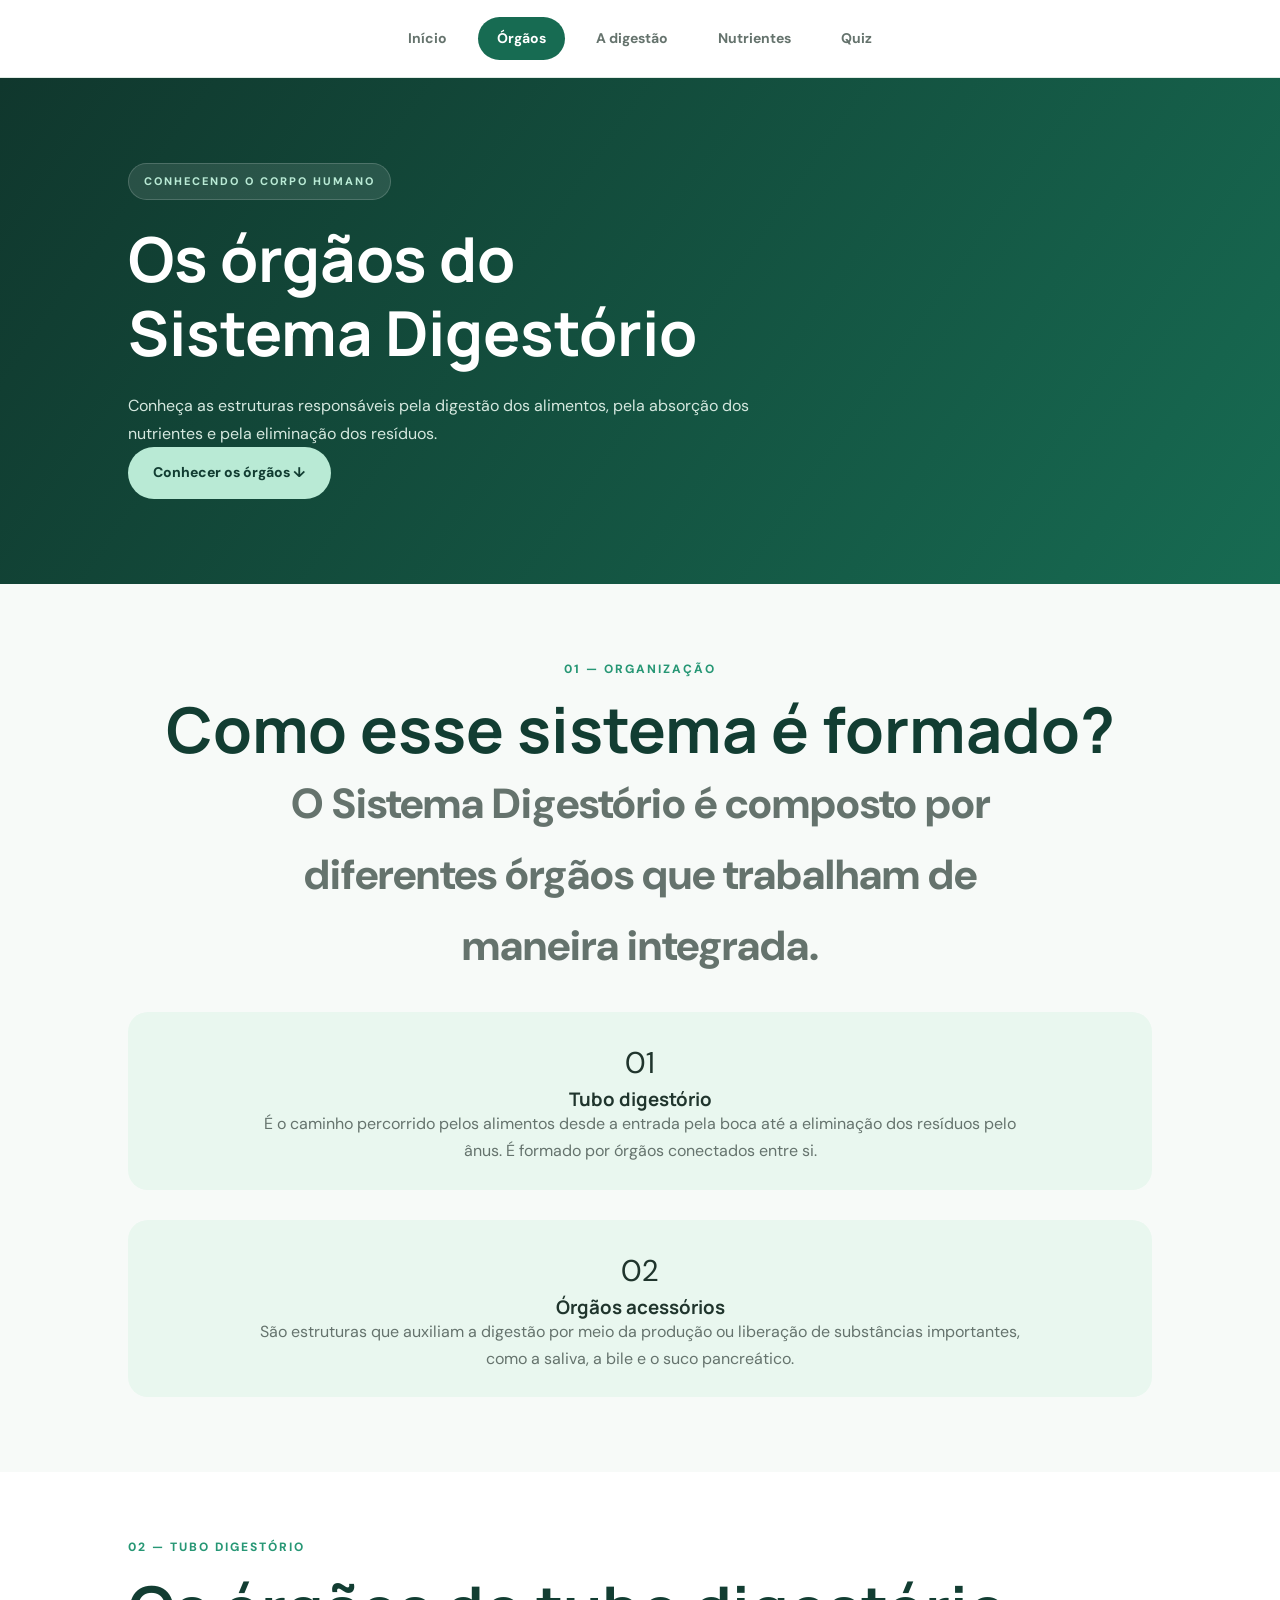
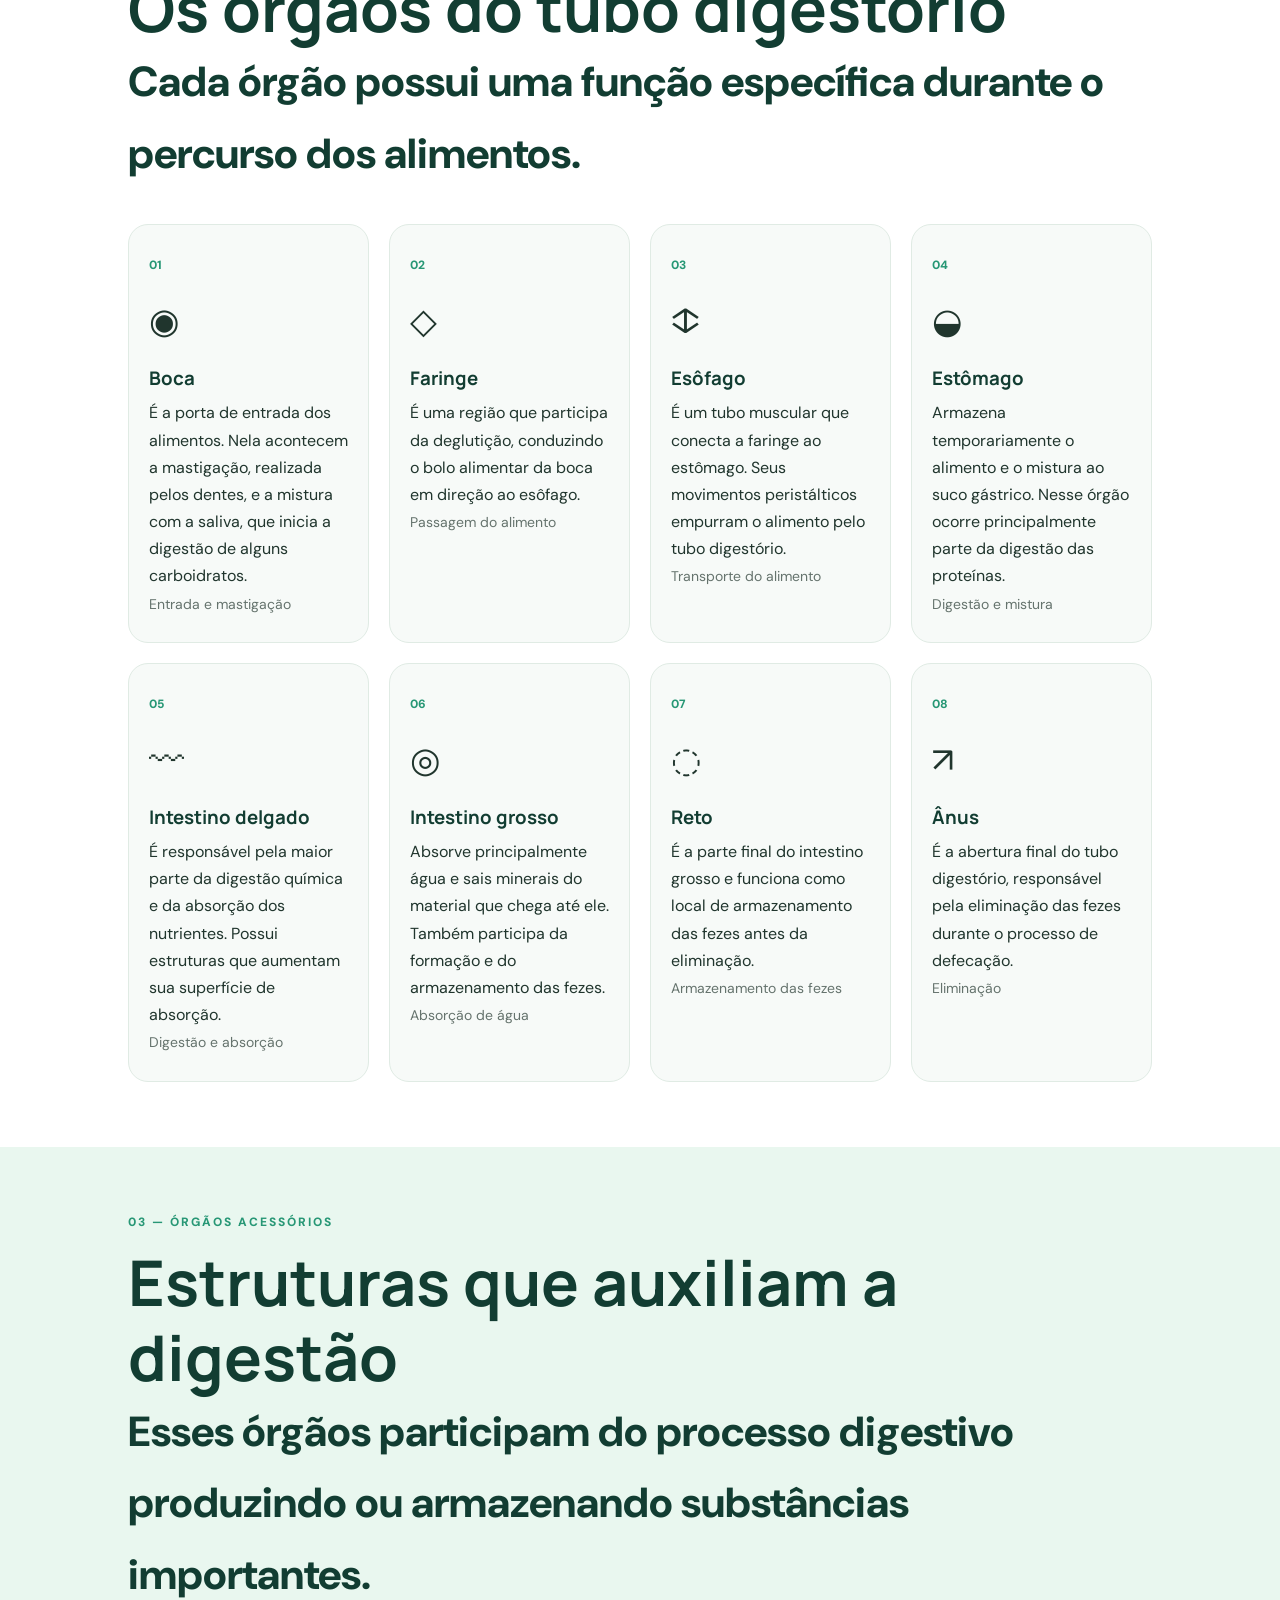
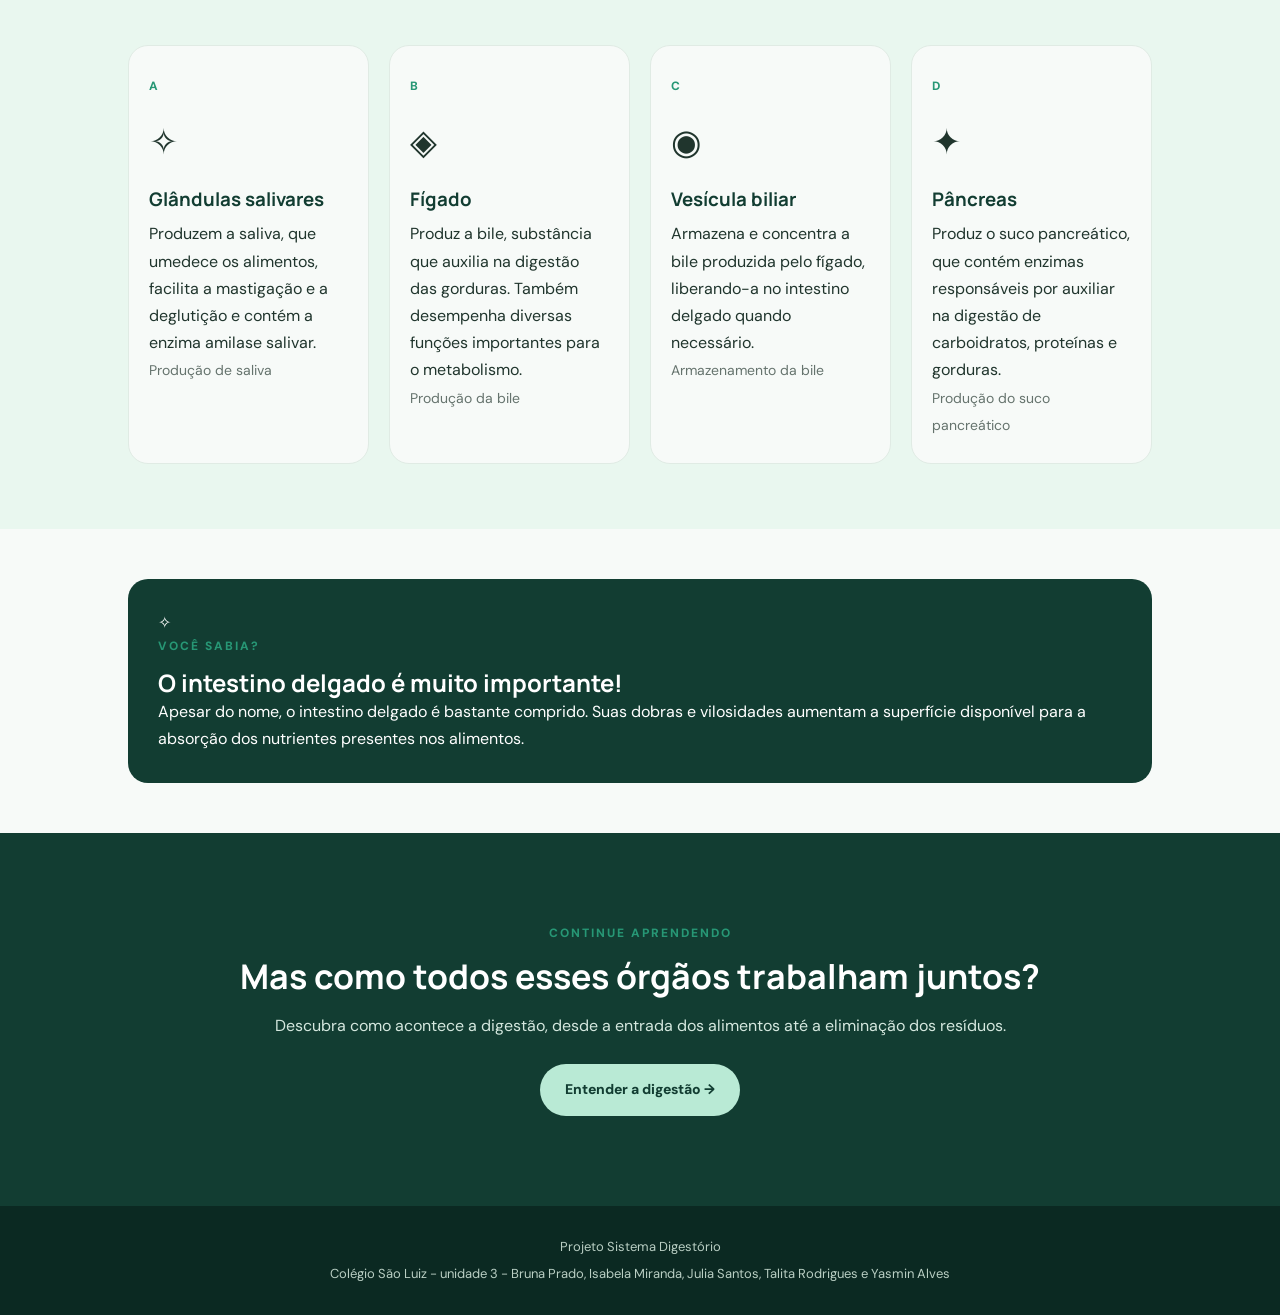
<file: orgaos.html>
<!DOCTYPE html>
<html lang="pt-br">

<head>
    <meta charset="UTF-8">
    <meta name="viewport" content="width=device-width, initial-scale=1.0">

    <title>Órgãos | Sistema Digestório</title>

    <link rel="stylesheet" href="style.css">
</head>

<body class="pagina-orgaos">

    <!-- MENU -->
    <nav class="menu">
        <a href="index.html">Início</a>
        <a class="ativo" href="orgaos.html">Órgãos</a>
        <a href="digestao.html">A digestão</a>
        <a href="nutrientes.html">Nutrientes</a>
        <a href="quiz.html">Quiz</a>
    </nav>


    <!-- CABEÇALHO -->
    <header class="hero-orgaos">

        <span class="etiqueta-hero">CONHECENDO O CORPO HUMANO</span>

        <h1>
            Os órgãos do<br>
            <span>Sistema Digestório</span>
        </h1>

        <p>
            Conheça as estruturas responsáveis pela digestão dos alimentos,
            pela absorção dos nutrientes e pela eliminação dos resíduos.
        </p>

        <a href="#tubo-digestorio" class="botao-principal">
            Conhecer os órgãos ↓
        </a>

    </header>


    <main>

        <!-- INTRODUÇÃO -->
        <section class="introducao-orgaos">

            <div class="titulo-inicio">
                <span class="numero-secao">01 — ORGANIZAÇÃO</span>

                <h2>Como esse sistema é formado?</h2>

                <p>
                    O Sistema Digestório é composto por diferentes órgãos
                    que trabalham de maneira integrada.
                </p>
            </div>

            <div class="explicacao-orgaos">

                <article class="bloco-explicacao">
                    <span class="icone-explicacao">01</span>

                    <h3>Tubo digestório</h3>

                    <p>
                        É o caminho percorrido pelos alimentos desde a
                        entrada pela boca até a eliminação dos resíduos
                        pelo ânus. É formado por órgãos conectados entre si.
                    </p>
                </article>

                <article class="bloco-explicacao">
                    <span class="icone-explicacao">02</span>

                    <h3>Órgãos acessórios</h3>

                    <p>
                        São estruturas que auxiliam a digestão por meio
                        da produção ou liberação de substâncias importantes,
                        como a saliva, a bile e o suco pancreático.
                    </p>
                </article>

            </div>

        </section>


        <!-- TUBO DIGESTÓRIO -->
        <section class="secao-orgaos" id="tubo-digestorio">

            <div class="titulo-inicio">
                <span class="numero-secao">02 — TUBO DIGESTÓRIO</span>

                <h2>Os órgãos do tubo digestório</h2>

                <p>
                    Cada órgão possui uma função específica durante
                    o percurso dos alimentos.
                </p>
            </div>


            <div class="grid-orgaos">

                <article class="card-orgao">
                    <span class="numero-orgao">01</span>

                    <div class="icone-orgao">◉</div>

                    <h3>Boca</h3>

                    <p>
                        É a porta de entrada dos alimentos. Nela acontecem
                        a mastigação, realizada pelos dentes, e a mistura
                        com a saliva, que inicia a digestão de alguns
                        carboidratos.
                    </p>

                    <span class="funcao-orgao">Entrada e mastigação</span>
                </article>


                <article class="card-orgao">
                    <span class="numero-orgao">02</span>

                    <div class="icone-orgao">◇</div>

                    <h3>Faringe</h3>

                    <p>
                        É uma região que participa da deglutição,
                        conduzindo o bolo alimentar da boca em direção
                        ao esôfago.
                    </p>

                    <span class="funcao-orgao">Passagem do alimento</span>
                </article>


                <article class="card-orgao">
                    <span class="numero-orgao">03</span>

                    <div class="icone-orgao">↕</div>

                    <h3>Esôfago</h3>

                    <p>
                        É um tubo muscular que conecta a faringe ao
                        estômago. Seus movimentos peristálticos
                        empurram o alimento pelo tubo digestório.
                    </p>

                    <span class="funcao-orgao">Transporte do alimento</span>
                </article>


                <article class="card-orgao">
                    <span class="numero-orgao">04</span>

                    <div class="icone-orgao">◒</div>

                    <h3>Estômago</h3>

                    <p>
                        Armazena temporariamente o alimento e o mistura
                        ao suco gástrico. Nesse órgão ocorre principalmente
                        parte da digestão das proteínas.
                    </p>

                    <span class="funcao-orgao">Digestão e mistura</span>
                </article>


                <article class="card-orgao">
                    <span class="numero-orgao">05</span>

                    <div class="icone-orgao">〰</div>

                    <h3>Intestino delgado</h3>

                    <p>
                        É responsável pela maior parte da digestão
                        química e da absorção dos nutrientes.
                        Possui estruturas que aumentam sua superfície
                        de absorção.
                    </p>

                    <span class="funcao-orgao">Digestão e absorção</span>
                </article>


                <article class="card-orgao">
                    <span class="numero-orgao">06</span>

                    <div class="icone-orgao">◎</div>

                    <h3>Intestino grosso</h3>

                    <p>
                        Absorve principalmente água e sais minerais
                        do material que chega até ele. Também participa
                        da formação e do armazenamento das fezes.
                    </p>

                    <span class="funcao-orgao">Absorção de água</span>
                </article>


                <article class="card-orgao">
                    <span class="numero-orgao">07</span>

                    <div class="icone-orgao">◌</div>

                    <h3>Reto</h3>

                    <p>
                        É a parte final do intestino grosso e funciona
                        como local de armazenamento das fezes antes
                        da eliminação.
                    </p>

                    <span class="funcao-orgao">Armazenamento das fezes</span>
                </article>


                <article class="card-orgao">
                    <span class="numero-orgao">08</span>

                    <div class="icone-orgao">↗</div>

                    <h3>Ânus</h3>

                    <p>
                        É a abertura final do tubo digestório,
                        responsável pela eliminação das fezes
                        durante o processo de defecação.
                    </p>

                    <span class="funcao-orgao">Eliminação</span>
                </article>

            </div>

        </section>


        <!-- ÓRGÃOS ACESSÓRIOS -->
        <section class="secao-acessorios">

            <div class="titulo-inicio">
                <span class="numero-secao">03 — ÓRGÃOS ACESSÓRIOS</span>

                <h2>Estruturas que auxiliam a digestão</h2>

                <p>
                    Esses órgãos participam do processo digestivo
                    produzindo ou armazenando substâncias importantes.
                </p>
            </div>


            <div class="grid-orgaos">

                <article class="card-orgao card-acessorio">
                    <span class="numero-orgao">A</span>

                    <div class="icone-orgao">✧</div>

                    <h3>Glândulas salivares</h3>

                    <p>
                        Produzem a saliva, que umedece os alimentos,
                        facilita a mastigação e a deglutição e contém
                        a enzima amilase salivar.
                    </p>

                    <span class="funcao-orgao">Produção de saliva</span>
                </article>


                <article class="card-orgao card-acessorio">
                    <span class="numero-orgao">B</span>

                    <div class="icone-orgao">◈</div>

                    <h3>Fígado</h3>

                    <p>
                        Produz a bile, substância que auxilia na digestão
                        das gorduras. Também desempenha diversas funções
                        importantes para o metabolismo.
                    </p>

                    <span class="funcao-orgao">Produção da bile</span>
                </article>


                <article class="card-orgao card-acessorio">
                    <span class="numero-orgao">C</span>

                    <div class="icone-orgao">◉</div>

                    <h3>Vesícula biliar</h3>

                    <p>
                        Armazena e concentra a bile produzida pelo
                        fígado, liberando-a no intestino delgado
                        quando necessário.
                    </p>

                    <span class="funcao-orgao">Armazenamento da bile</span>
                </article>


                <article class="card-orgao card-acessorio">
                    <span class="numero-orgao">D</span>

                    <div class="icone-orgao">✦</div>

                    <h3>Pâncreas</h3>

                    <p>
                        Produz o suco pancreático, que contém enzimas
                        responsáveis por auxiliar na digestão de
                        carboidratos, proteínas e gorduras.
                    </p>

                    <span class="funcao-orgao">Produção do suco pancreático</span>
                </article>

            </div>

        </section>


        <!-- CURIOSIDADE -->
        <section class="curiosidade-orgaos">

            <div class="icone-curiosidade">✧</div>

            <div>
                <span class="numero-secao">VOCÊ SABIA?</span>

                <h2>O intestino delgado é muito importante!</h2>

                <p>
                    Apesar do nome, o intestino delgado é bastante
                    comprido. Suas dobras e vilosidades aumentam
                    a superfície disponível para a absorção dos
                    nutrientes presentes nos alimentos.
                </p>
            </div>

        </section>


        <!-- PRÓXIMA PÁGINA -->
        <section class="convite-inicio">

            <div>
                <span class="numero-secao">CONTINUE APRENDENDO</span>

                <h2>Mas como todos esses órgãos trabalham juntos?</h2>

                <p>
                    Descubra como acontece a digestão, desde a entrada
                    dos alimentos até a eliminação dos resíduos.
                </p>
            </div>

            <a href="digestao.html" class="botao-principal">
                Entender a digestão →
            </a>

        </section>

    </main>


    <!-- RODAPÉ -->
    <footer class="rodape-site">

        <p>Projeto Sistema Digestório</p>

        <p>
            Colégio São Luiz - unidade 3 -
             Bruna Prado, Isabela Miranda, Julia Santos, Talita Rodrigues e Yasmin Alves
        </p>

    </footer>

</body>
</html>
</file>
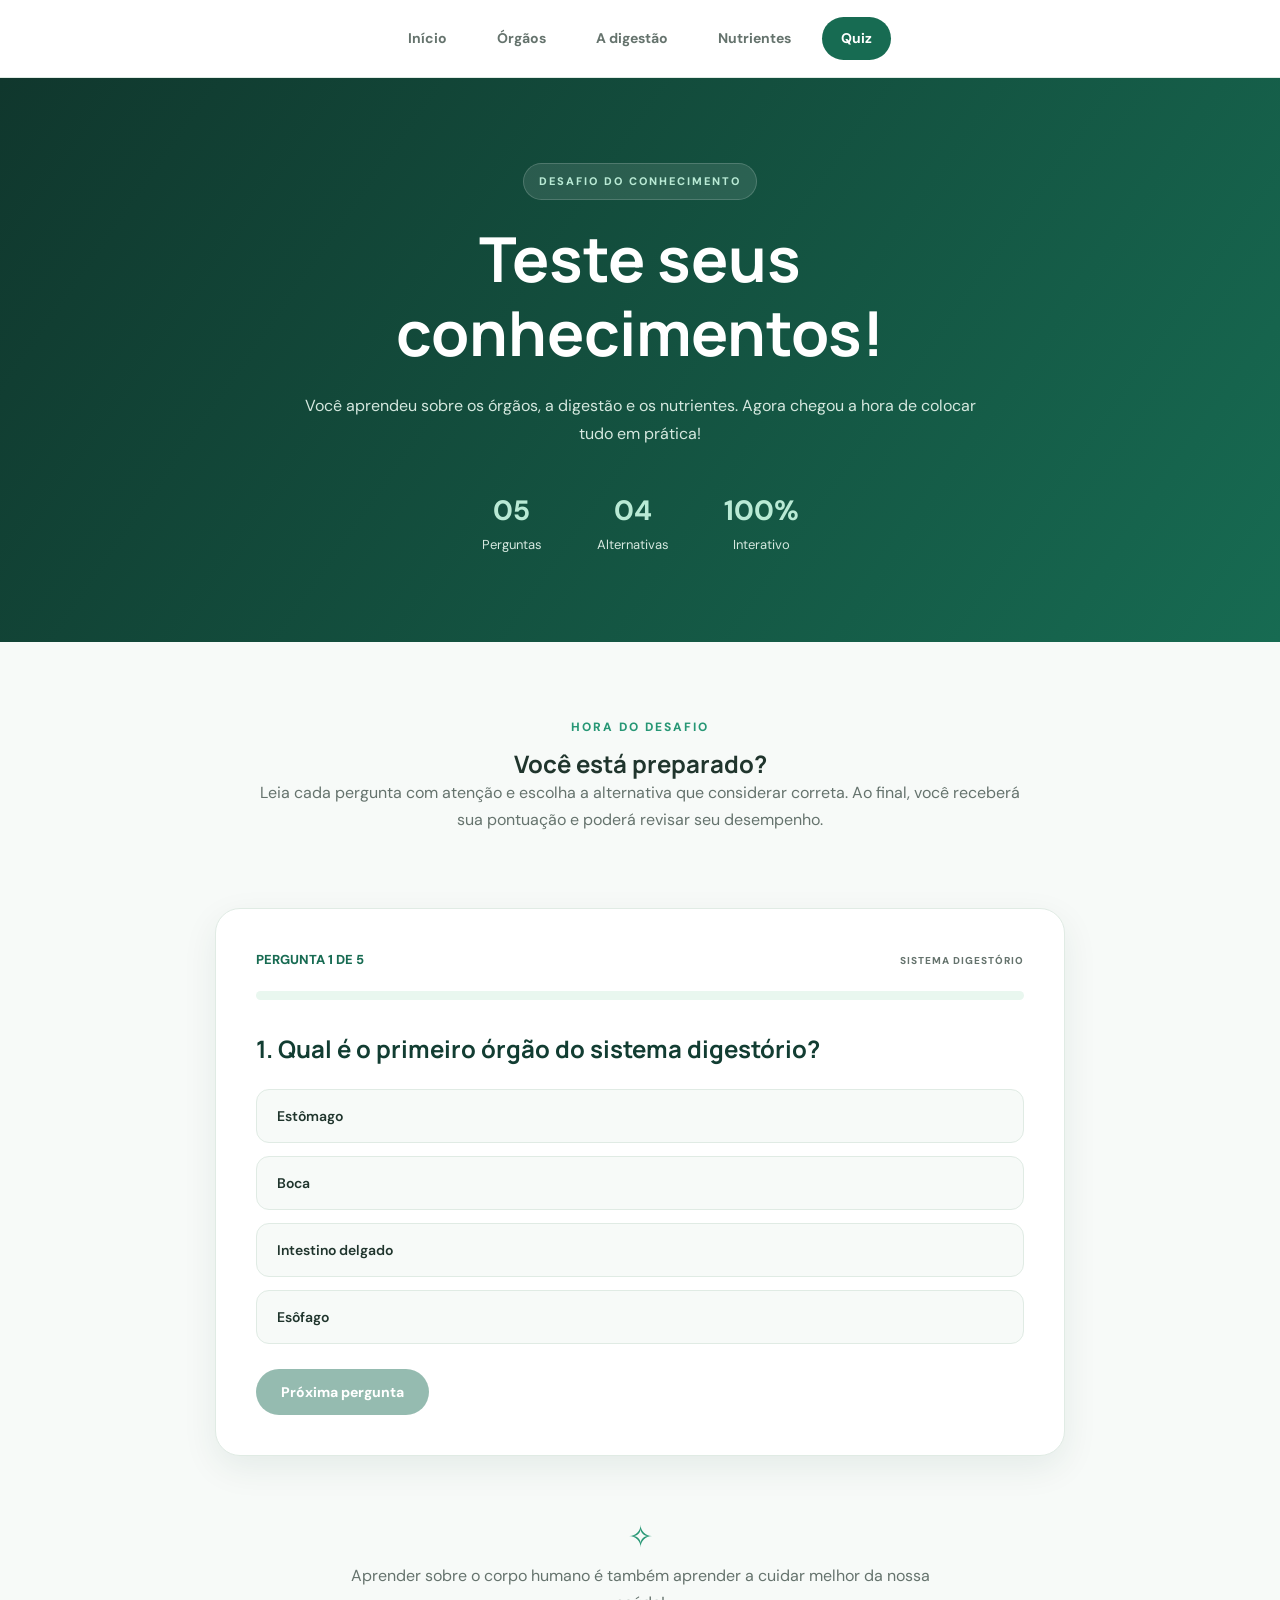
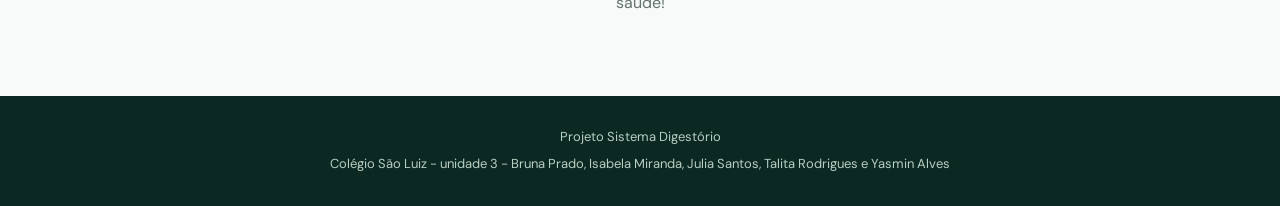
<file: quiz.html>
<!DOCTYPE html>
<html lang="pt-br">

<head>
    <meta charset="UTF-8">
    <meta name="viewport" content="width=device-width, initial-scale=1.0">

    <title>Quiz | Sistema Digestório</title>

    <link rel="stylesheet" href="style.css">
</head>

<body class="pagina-quiz">

    <!-- MENU -->
    <nav class="menu">
        <a href="index.html">Início</a>
        <a href="orgaos.html">Órgãos</a>
        <a href="digestao.html">A digestão</a>
        <a href="nutrientes.html">Nutrientes</a>
        <a class="ativo" href="quiz.html">Quiz</a>
    </nav>


    <!-- CABEÇALHO -->
    <header class="hero-quiz">

        <span class="etiqueta-hero">DESAFIO DO CONHECIMENTO</span>

        <h1>
            Teste seus<br>
            <span>conhecimentos!</span>
        </h1>

        <p>
            Você aprendeu sobre os órgãos, a digestão e os nutrientes.
            Agora chegou a hora de colocar tudo em prática!
        </p>

        <div class="informacoes-quiz">
            <div>
                <strong>05</strong>
                <span>Perguntas</span>
            </div>

            <div>
                <strong>04</strong>
                <span>Alternativas</span>
            </div>

            <div>
                <strong>100%</strong>
                <span>Interativo</span>
            </div>
        </div>

    </header>


    <main class="conteudo-quiz">

        <!-- INTRODUÇÃO -->
        <section class="introducao-quiz">

            <span class="numero-secao">HORA DO DESAFIO</span>

            <h2>Você está preparado?</h2>

            <p>
                Leia cada pergunta com atenção e escolha a alternativa
                que considerar correta. Ao final, você receberá sua
                pontuação e poderá revisar seu desempenho.
            </p>

        </section>


        <!-- ÁREA DO QUIZ -->
        <section class="caixa-quiz" id="area-quiz">

            <div class="topo-questao">

                <span id="contador">Questão 1 de 5</span>

                <span class="identificacao-quiz">SISTEMA DIGESTÓRIO</span>

            </div>


            <!-- BARRA DE PROGRESSO -->
            <div class="barra-fundo">
                <div id="progresso" class="barra-progresso"></div>
            </div>


            <!-- PERGUNTA -->
            <h2 id="pergunta">Carregando pergunta...</h2>


            <!-- ALTERNATIVAS -->
            <div id="alternativas" class="lista-alternativas"></div>


            <!-- FEEDBACK -->
            <div id="feedback" class="feedback-quiz" aria-live="polite"></div>


            <!-- BOTÃO -->
            <button id="proxima" class="botao-proxima" disabled>
                Próxima questão →
            </button>

        </section>


        <!-- RESULTADO FINAL -->
        <section id="resultado-final" class="resultado-quiz" hidden>

            <span class="etiqueta-hero">DESAFIO CONCLUÍDO</span>

            <div class="icone-resultado">✦</div>

            <h2>Parabéns por participar!</h2>

            <p class="texto-pontuacao">
                Sua pontuação:
            </p>

            <strong id="pontuacao-final" class="pontuacao-final">
                0 de 5 acertos!
            </strong>

            <p id="mensagem-final" class="mensagem-final"></p>

            <button id="reiniciar" class="botao-proxima">
                ↻ Refazer o quiz
            </button>

            <a href="index.html" class="link-inicio">
                Voltar ao início
            </a>

        </section>


        <!-- MENSAGEM FINAL -->
        <section class="mensagem-quiz">

            <span>✧</span>

            <p>
                Aprender sobre o corpo humano é também aprender
                a cuidar melhor da nossa saúde!
            </p>

        </section>

    </main>


    <!-- RODAPÉ -->
    <footer class="rodape-site">

        <p>Projeto Sistema Digestório</p>

        <p>
            Colégio São Luiz - unidade 3 -
             Bruna Prado, Isabela Miranda, Julia Santos, Talita Rodrigues e Yasmin Alves
        </p>

    </footer>


    <!-- JAVASCRIPT -->
    <script src="script.js"></script>

</body>
</html>
</file>
<file: style.css>
/* =========================================
   1. CONFIGURAÇÕES GERAIS
========================================= */

@import url('https://fonts.googleapis.com/css2?family=DM+Sans:wght@400;500;600;700;800&family=Manrope:wght@400;500;600;700;800&display=swap');

:root {
    --verde-escuro: #123d32;
    --verde-principal: #176b52;
    --verde-medio: #279775;
    --verde-menta: #b9ead5;
    --verde-claro: #e9f7ef;

    --branco: #ffffff;
    --fundo: #f7faf8;
    --cinza: #65736d;
    --texto: #20352d;

    --borda: #e0ebe4;
    --sombra: 0 12px 35px rgba(18, 61, 50, 0.08);

    --raio: 20px;
}

* {
    margin: 0;
    padding: 0;
    box-sizing: border-box;
}

html {
    scroll-behavior: smooth;
}

body {
    font-family: 'DM Sans', sans-serif;
    background: var(--fundo);
    color: var(--texto);
    line-height: 1.7;
    overflow-x: hidden;
}

h1, h2, h3, h4 {
    font-family: 'Manrope', sans-serif;
    line-height: 1.2;
}

a {
    text-decoration: none;
    color: inherit;
}

button {
    font-family: inherit;
    cursor: pointer;
}

[hidden] {
    display: none !important;
}


/* =========================================
   2. MENU DE NAVEGAÇÃO
========================================= */

.menu {
    width: 100%;
    min-height: 78px;
    padding: 15px 8%;
    background: rgba(255, 255, 255, 0.96);

    display: flex;
    justify-content: center;
    align-items: center;
    flex-wrap: wrap;
    gap: 12px;

    border-bottom: 1px solid var(--borda);
    position: relative;
    z-index: 10;
}

.menu a {
    color: var(--cinza);
    font-size: 14px;
    font-weight: 700;
    padding: 10px 19px;
    border-radius: 30px;
    transition: 0.3s ease;
}

.menu a:hover {
    color: var(--verde-principal);
    background: var(--verde-claro);
}

.menu a.ativo {
    color: white;
    background: var(--verde-principal);
}


/* =========================================
   3. ELEMENTOS GERAIS
========================================= */

.etiqueta-hero {
    display: inline-block;
    color: var(--verde-menta);
    background: rgba(255, 255, 255, 0.10);
    border: 1px solid rgba(255, 255, 255, 0.17);
    padding: 8px 15px;
    border-radius: 30px;

    font-size: 11px;
    font-weight: 800;
    letter-spacing: 2px;
}

.numero-secao {
    display: block;
    color: var(--verde-medio);
    font-size: 12px;
    font-weight: 800;
    letter-spacing: 2px;
    margin-bottom: 13px;
}

.titulo-inicio {
    color: var(--verde-escuro);
    font-size: clamp(28px, 4vw, 42px);
    font-weight: 800;
    margin-bottom: 20px;
}

.botao-principal,
.botao-secundario {
    display: inline-flex;
    justify-content: center;
    align-items: center;

    padding: 14px 25px;
    border-radius: 30px;

    font-size: 14px;
    font-weight: 800;

    transition: 0.3s ease;
}

.botao-principal {
    background: var(--verde-menta);
    color: var(--verde-escuro);
}

.botao-principal:hover {
    background: white;
    transform: translateY(-3px);
}

.botao-secundario {
    color: white;
    border: 1px solid rgba(255, 255, 255, 0.4);
}

.botao-secundario:hover {
    background: rgba(255, 255, 255, 0.12);
    transform: translateY(-3px);
}


/* =========================================
   4. PÁGINA INICIAL
========================================= */

.hero-inicio {
    min-height: 570px;
    padding: 90px 10%;

    background:
        radial-gradient(circle at 80% 25%, #26785e, transparent 35%),
        linear-gradient(125deg, #10372d, #176b52);

    display: flex;
    justify-content: space-between;
    align-items: center;
    gap: 60px;

    color: white;
    overflow: hidden;
}

.hero-conteudo {
    max-width: 620px;
}

.hero-inicio h1 {
    font-size: clamp(42px, 6vw, 72px);
    margin: 25px 0;
    font-weight: 800;
}

.descricao-hero {
    max-width: 540px;
    color: #d5e8df;
    font-size: 17px;
    margin-bottom: 30px;
}

.botoes-hero {
    display: flex;
    flex-wrap: wrap;
    gap: 14px;
}

.hero-visual {
    width: 310px;
    height: 310px;
    flex-shrink: 0;

    border: 1px solid rgba(255,255,255,0.3);
    border-radius: 50%;

    display: flex;
    justify-content: center;
    align-items: center;

    position: relative;
    background: rgba(255,255,255,0.06);
    box-shadow: 0 0 80px rgba(185,234,213,0.12);

    animation: flutuar 5s ease-in-out infinite;
}

.hero-visual::before,
.hero-visual::after {
    content: "";
    position: absolute;
    border: 1px solid rgba(185,234,213,0.25);
    border-radius: 50%;
}

.hero-visual::before {
    width: 230px;
    height: 230px;
}

.hero-visual::after {
    width: 155px;
    height: 155px;
}

.orbita {
    position: absolute;
    width: 18px;
    height: 18px;
    background: var(--verde-menta);
    border-radius: 50%;
    box-shadow: 0 0 20px var(--verde-menta);
}

.orbita-um {
    top: 35px;
    right: 60px;
}

.orbita-dois {
    bottom: 50px;
    left: 35px;
}

.hero-visual span {
    font-size: 80px;
    z-index: 1;
}

.sobre-inicio,
.funcoes-inicio,
.caminho-inicio,
.convite-inicio {
    padding: 90px 10%;
}

.sobre-inicio {
    background: white;
}

.sobre-conteudo {
    display: grid;
    grid-template-columns: 1fr 1fr;
    gap: 50px;
    align-items: center;
}

.texto-sobre,
.sobre-conteudo p {
    color: var(--cinza);
    font-size: 16px;
}

.destaque-sobre {
    background: var(--verde-claro);
    padding: 28px;
    border-radius: var(--raio);
    border-left: 5px solid var(--verde-medio);
}

.destaque-sobre p {
    color: var(--verde-escuro);
    font-weight: 600;
}

.funcoes-inicio {
    text-align: center;
}

.funcoes-grid {
    display: grid;
    grid-template-columns: repeat(3, 1fr);
    gap: 22px;
    margin-top: 40px;
}

.card-funcao {
    background: white;
    border: 1px solid var(--borda);
    border-radius: var(--raio);
    padding: 32px 25px;
    text-align: left;
    transition: 0.3s ease;
}

.card-funcao:hover {
    transform: translateY(-7px);
    box-shadow: var(--sombra);
}

.icone-funcao {
    font-size: 34px;
    margin-bottom: 20px;
}

.card-funcao h3 {
    color: var(--verde-escuro);
    margin-bottom: 12px;
}

.card-funcao p {
    color: var(--cinza);
    font-size: 14px;
}

.caminho-inicio {
    background: var(--verde-claro);
    text-align: center;
}

.linha-percurso {
    display: grid;
    grid-template-columns: repeat(4, 1fr);
    gap: 20px;
    margin-top: 40px;
}

.etapa-percurso {
    background: white;
    padding: 25px 15px;
    border-radius: var(--raio);
    font-weight: 700;
    color: var(--verde-escuro);
}

.seta-percurso {
    color: var(--verde-medio);
    font-size: 24px;
}

.observacao-percurso {
    margin-top: 30px;
    color: var(--cinza);
}


/* =========================================
   5. PÁGINA DOS ÓRGÃOS
========================================= */

.hero-orgaos,
.hero-digestao,
.hero-nutrientes,
.hero-quiz {
    padding: 85px 10%;
    background: linear-gradient(125deg, #10372d, #176b52);
    color: white;
}

.hero-orgaos h1,
.hero-digestao h1,
.hero-nutrientes h1,
.hero-quiz h1 {
    font-size: clamp(38px, 5vw, 62px);
    margin: 22px 0;
}

.hero-orgaos p,
.hero-digestao p,
.hero-nutrientes p,
.hero-quiz p {
    color: #d5e8df;
    max-width: 680px;
    font-size: 16px;
}

.introducao-orgaos,
.introducao-digestao,
.introducao-nutrientes,
.introducao-quiz {
    padding: 75px 10%;
    text-align: center;
}

.introducao-orgaos p,
.texto-introducao-digestao,
.texto-introducao-nutrientes,
.introducao-quiz p {
    max-width: 780px;
    margin: auto;
    color: var(--cinza);
}

.bloco-explicacao {
    margin-top: 30px;
    padding: 25px;
    background: var(--verde-claro);
    border-radius: var(--raio);
}

.icone-explicacao {
    font-size: 30px;
}

.secao-orgaos,
.secao-acessorios {
    padding: 65px 10%;
}

.secao-orgaos {
    background: white;
}

.grid-orgaos {
    display: grid;
    grid-template-columns: repeat(4, 1fr);
    gap: 20px;
    margin-top: 35px;
}

.card-orgao {
    background: var(--fundo);
    border: 1px solid var(--borda);
    padding: 25px 20px;
    border-radius: var(--raio);
    transition: 0.3s ease;
}

.card-orgao:hover {
    transform: translateY(-6px);
    box-shadow: var(--sombra);
}

.numero-orgao {
    color: var(--verde-medio);
    font-size: 12px;
    font-weight: 800;
}

.icone-orgao {
    font-size: 35px;
    margin: 15px 0;
}

.card-orgao h3 {
    color: var(--verde-escuro);
    margin-bottom: 10px;
}

.funcao-orgao {
    color: var(--cinza);
    font-size: 14px;
}

.secao-acessorios {
    background: var(--verde-claro);
}

.curiosidade-orgaos {
    margin: 50px 10%;
    padding: 30px;
    background: var(--verde-escuro);
    color: white;
    border-radius: var(--raio);
}


/* =========================================
   6. PÁGINA DA DIGESTÃO
========================================= */

.resumo-processo {
    margin-top: 25px;
    padding: 18px 22px;
    border-radius: 15px;
    background: rgba(255,255,255,0.10);
    color: white;
    max-width: 650px;
}

.secao-etapas,
.tipos-digestao,
.secao-enzimas,
.importancia-digestao {
    padding: 70px 10%;
}

.secao-etapas {
    background: white;
}

.lista-etapas-digestao {
    max-width: 850px;
    margin: 40px auto 0;
    display: flex;
    flex-direction: column;
    gap: 20px;
}

.etapa-digestao {
    display: flex;
    gap: 25px;
    align-items: flex-start;
    padding: 27px;
    background: var(--fundo);
    border: 1px solid var(--borda);
    border-radius: var(--raio);
    transition: 0.3s ease;
}

.etapa-digestao:hover {
    transform: translateX(5px);
    box-shadow: var(--sombra);
}

.numero-etapa-digestao {
    width: 48px;
    height: 48px;
    flex-shrink: 0;

    display: grid;
    place-items: center;

    border-radius: 15px;
    background: var(--verde-principal);
    color: white;
    font-weight: 800;
}

.conteudo-etapa-digestao h3 {
    color: var(--verde-escuro);
    margin-bottom: 8px;
}

.conteudo-etapa-digestao p,
.detalhe-etapa {
    color: var(--cinza);
    font-size: 14px;
}

.etiqueta-etapa {
    display: inline-block;
    margin-top: 12px;
    color: var(--verde-principal);
    background: var(--verde-claro);
    padding: 5px 12px;
    border-radius: 20px;
    font-size: 11px;
    font-weight: 800;
}

.tipos-digestao {
    background: var(--verde-claro);
}

.grid-tipos-digestao,
.grid-enzimas-digestao {
    display: grid;
    grid-template-columns: repeat(2, 1fr);
    gap: 25px;
    margin-top: 35px;
}

.card-tipo-digestao,
.card-enzima-digestao {
    background: white;
    padding: 30px;
    border-radius: var(--raio);
    border: 1px solid var(--borda);
}

.simbolo-tipo-digestao,
.letra-enzima-digestao {
    font-size: 32px;
    margin-bottom: 15px;
}

.card-tipo-digestao h3,
.card-enzima-digestao h3 {
    color: var(--verde-escuro);
    margin-bottom: 12px;
}

.card-tipo-digestao p,
.card-enzima-digestao p {
    color: var(--cinza);
}

.exemplo-digestao,
.alvo-enzima {
    margin-top: 15px;
    color: var(--verde-principal);
    font-weight: 700;
    font-size: 13px;
}

.secao-enzimas {
    background: white;
}

.importancia-digestao {
    background: var(--verde-escuro);
    color: white;
    display: flex;
    gap: 25px;
    align-items: center;
}

.simbolo-importancia-digestao {
    font-size: 50px;
}


/* =========================================
   7. PÁGINA DOS NUTRIENTES
========================================= */

.destaque-nutrientes {
    margin-top: 25px;
    padding: 20px;
    background: rgba(255,255,255,0.10);
    border-radius: 15px;
    max-width: 650px;
}

.secao-nutrientes {
    padding: 70px 10%;
    background: white;
}

.grid-nutrientes {
    display: grid;
    grid-template-columns: repeat(3, 1fr);
    gap: 22px;
    margin-top: 35px;
}

.card-nutriente {
    padding: 28px;
    border: 1px solid var(--borda);
    border-radius: var(--raio);
    background: var(--fundo);
    transition: 0.3s ease;
}

.card-nutriente:hover {
    transform: translateY(-6px);
    box-shadow: var(--sombra);
}

.numero-nutriente {
    color: var(--verde-medio);
    font-size: 12px;
    font-weight: 800;
}

.simbolo-nutriente {
    font-size: 35px;
    margin: 15px 0;
}

.card-nutriente h3 {
    color: var(--verde-escuro);
    margin-bottom: 12px;
}

.funcao-nutriente,
.exemplos-nutriente {
    color: var(--cinza);
    font-size: 14px;
}

.exemplos-nutriente {
    margin-top: 15px;
    font-weight: 700;
}

.classificacao-nutrientes {
    padding: 70px 10%;
    background: var(--verde-claro);
}

.classificacao-grid {
    display: grid;
    grid-template-columns: repeat(2, 1fr);
    gap: 22px;
    margin-top: 35px;
}

.card-classificacao {
    padding: 30px;
    background: white;
    border-radius: var(--raio);
}

.destaque-classificacao {
    color: var(--verde-principal);
    font-weight: 800;
}

.etiqueta-classificacao {
    display: inline-block;
    margin: 15px 0;
    padding: 6px 13px;
    border-radius: 20px;
    background: var(--verde-claro);
    color: var(--verde-principal);
    font-size: 12px;
    font-weight: 800;
}

.lista-classificacao {
    padding-left: 20px;
    color: var(--cinza);
}

.observacao-classificacao {
    margin-top: 20px;
    color: var(--cinza);
}

.absorcao-nutrientes {
    padding: 70px 10%;
    background: white;
}

.passos-absorcao {
    display: flex;
    justify-content: center;
    align-items: center;
    gap: 18px;
    margin-top: 35px;
    flex-wrap: wrap;
}

.passo-absorcao {
    padding: 20px;
    border-radius: 15px;
    background: var(--verde-claro);
    color: var(--verde-escuro);
    font-weight: 700;
}

.seta-absorcao {
    color: var(--verde-medio);
    font-size: 25px;
}

.destaque-alimentacao {
    padding: 40px;
    margin: 60px 10%;
    border-radius: var(--raio);
    background: var(--verde-escuro);
    color: white;
    text-align: center;
}

.icone-alimentacao {
    font-size: 40px;
    margin-bottom: 15px;
}


/* =========================================
   8. PÁGINA DO QUIZ
========================================= */

.hero-quiz {
    text-align: center;
}

.hero-quiz p {
    margin: auto;
}

.informacoes-quiz {
    display: flex;
    justify-content: center;
    gap: 55px;
    margin-top: 40px;
}

.informacoes-quiz div {
    display: flex;
    flex-direction: column;
}

.informacoes-quiz strong {
    font-size: 28px;
    color: var(--verde-menta);
}

.informacoes-quiz span {
    color: #d5e8df;
    font-size: 13px;
}

.conteudo-quiz {
    padding: 0 10% 80px;
}

.caixa-quiz,
.resultado-quiz {
    max-width: 850px;
    margin: 0 auto;
    padding: 40px;

    background: white;
    border: 1px solid var(--borda);
    border-radius: 25px;
    box-shadow: var(--sombra);
}

.topo-questao {
    display: flex;
    justify-content: space-between;
    align-items: center;
    gap: 15px;
    flex-wrap: wrap;

    color: var(--verde-principal);
    font-weight: 800;
    font-size: 13px;
}

.identificacao-quiz {
    font-size: 10px;
    letter-spacing: 1px;
    color: var(--cinza);
}

.barra-fundo {
    width: 100%;
    height: 9px;
    margin: 20px 0 35px;
    background: var(--verde-claro);
    border-radius: 20px;
    overflow: hidden;
}

.barra-progresso {
    width: 0%;
    height: 100%;
    background: var(--verde-medio);
    border-radius: 20px;
    transition: width 0.4s ease;
}

.caixa-quiz h2 {
    color: var(--verde-escuro);
    font-size: 24px;
    margin-bottom: 25px;
}

.lista-alternativas {
    display: flex;
    flex-direction: column;
    gap: 13px;
}

.alternativa-quiz {
    width: 100%;
    text-align: left;
    padding: 17px 20px;

    border: 1px solid var(--borda);
    border-radius: 13px;
    background: var(--fundo);

    color: var(--texto);
    font-size: 14px;
    font-weight: 600;

    transition: 0.25s ease;
}

.alternativa-quiz:hover:not(:disabled) {
    border-color: var(--verde-medio);
    background: var(--verde-claro);
    transform: translateX(4px);
}

.alternativa-quiz:disabled {
    cursor: default;
}

.alternativa-quiz.correta {
    background: #e1f7e9;
    border-color: #48a66b;
    color: #176b39;
}

.alternativa-quiz.errada {
    background: #fff0ed;
    border-color: #df7968;
    color: #a53e30;
}

.feedback-quiz {
    margin-top: 22px;
    padding: 15px;
    border-radius: 12px;
    font-size: 14px;
    font-weight: 600;
}

.feedback-correto {
    color: #176b39;
    background: #e1f7e9;
}

.feedback-errado {
    color: #a53e30;
    background: #fff0ed;
}

.botao-proxima {
    margin-top: 25px;
    padding: 14px 25px;

    border: none;
    border-radius: 30px;

    background: var(--verde-principal);
    color: white;

    font-weight: 800;
    font-size: 14px;

    transition: 0.3s ease;
}

.botao-proxima:hover:not(:disabled) {
    background: var(--verde-escuro);
    transform: translateY(-3px);
}

.botao-proxima:disabled {
    opacity: 0.45;
    cursor: not-allowed;
}

.resultado-quiz {
    text-align: center;
}

.resultado-quiz h2 {
    color: var(--verde-escuro);
    font-size: 30px;
    margin: 15px 0;
}

.icone-resultado {
    font-size: 55px;
    color: var(--verde-medio);
    margin-top: 20px;
}

.texto-pontuacao {
    color: var(--cinza);
    margin-top: 20px;
}

.pontuacao-final {
    display: block;
    font-size: 32px;
    color: var(--verde-principal);
    margin: 10px 0;
}

.mensagem-final {
    color: var(--cinza);
}

.link-inicio {
    display: block;
    margin-top: 20px;
    color: var(--verde-principal);
    font-weight: 700;
}

.mensagem-quiz {
    margin: 55px auto 0;
    text-align: center;
    color: var(--cinza);
    max-width: 600px;
}

.mensagem-quiz span {
    display: block;
    font-size: 30px;
    color: var(--verde-medio);
}


/* =========================================
   9. CONVITE E RODAPÉ
========================================= */

.convite-inicio {
    background: var(--verde-escuro);
    color: white;
    text-align: center;
}

.convite-inicio h2 {
    font-size: 34px;
    margin-bottom: 15px;
}

.convite-inicio p {
    color: #d5e8df;
    margin-bottom: 25px;
}

.rodape-site {
    padding: 30px 10%;
    background: #0b2922;
    color: #b9cec3;
    text-align: center;
    font-size: 13px;
}

.rodape-site p + p {
    margin-top: 5px;
}


/* =========================================
   10. ANIMAÇÕES
========================================= */

@keyframes flutuar {
    0%, 100% {
        transform: translateY(0);
    }

    50% {
        transform: translateY(-15px);
    }
}


/* =========================================
   11. RESPONSIVIDADE - TABLETS
========================================= */

@media (max-width: 950px) {

    .hero-inicio {
        padding: 70px 7%;
        gap: 30px;
    }

    .hero-visual {
        width: 230px;
        height: 230px;
    }

    .hero-visual span {
        font-size: 60px;
    }

    .sobre-conteudo {
        grid-template-columns: 1fr;
    }

    .grid-orgaos {
        grid-template-columns: repeat(2, 1fr);
    }

    .grid-nutrientes {
        grid-template-columns: repeat(2, 1fr);
    }

    .funcoes-grid {
        grid-template-columns: repeat(2, 1fr);
    }
}


/* =========================================
   12. RESPONSIVIDADE - CELULARES
========================================= */

@media (max-width: 650px) {

    .menu {
        padding: 12px 5%;
        gap: 4px;
    }

    .menu a {
        padding: 8px 10px;
        font-size: 12px;
    }

    .hero-inicio {
        min-height: auto;
        padding: 65px 7%;
        flex-direction: column;
        align-items: flex-start;
    }

    .hero-visual {
        align-self: center;
        width: 200px;
        height: 200px;
    }

    .hero-inicio h1 {
        font-size: 43px;
    }

    .hero-orgaos,
    .hero-digestao,
    .hero-nutrientes,
    .hero-quiz {
        padding: 65px 7%;
    }

    .hero-orgaos h1,
    .hero-digestao h1,
    .hero-nutrientes h1,
    .hero-quiz h1 {
        font-size: 39px;
    }

    .sobre-inicio,
    .funcoes-inicio,
    .caminho-inicio,
    .convite-inicio,
    .introducao-orgaos,
    .introducao-digestao,
    .introducao-nutrientes,
    .introducao-quiz,
    .secao-orgaos,
    .secao-acessorios,
    .secao-etapas,
    .tipos-digestao,
    .secao-enzimas,
    .importancia-digestao,
    .secao-nutrientes,
    .classificacao-nutrientes,
    .absorcao-nutrientes {
        padding: 55px 7%;
    }

    .funcoes-grid,
    .grid-orgaos,
    .grid-nutrientes,
    .grid-tipos-digestao,
    .grid-enzimas-digestao,
    .classificacao-grid {
        grid-template-columns: 1fr;
    }

    .linha-percurso {
        grid-template-columns: 1fr;
    }

    .seta-percurso {
        transform: rotate(90deg);
    }

    .etapa-digestao {
        padding: 20px;
        gap: 15px;
    }

    .numero-etapa-digestao {
        width: 40px;
        height: 40px;
    }

    .informacoes-quiz {
        gap: 25px;
    }

    .caixa-quiz,
    .resultado-quiz {
        padding: 25px 18px;
    }

    .caixa-quiz h2 {
        font-size: 20px;
    }

    .destaque-alimentacao,
    .curiosidade-orgaos {
        margin: 35px 7%;
        padding: 25px;
    }

    .importancia-digestao {
        flex-direction: column;
        align-items: flex-start;
    }

    .passos-absorcao {
        flex-direction: column;
    }

    .seta-absorcao {
        transform: rotate(90deg);
    }

    .rodape-site {
        padding: 25px 7%;
    }
}


/* =========================================
   13. ACESSIBILIDADE
========================================= */

button:focus-visible,
a:focus-visible {
    outline: 3px solid var(--verde-medio);
    outline-offset: 4px;
}

@media (prefers-reduced-motion: reduce) {
    *,
    *::before,
    *::after {
        scroll-behavior: auto !important;
        animation-duration: 0.01ms !important;
        transition-duration: 0.01ms !important;
    }
}
</file>
